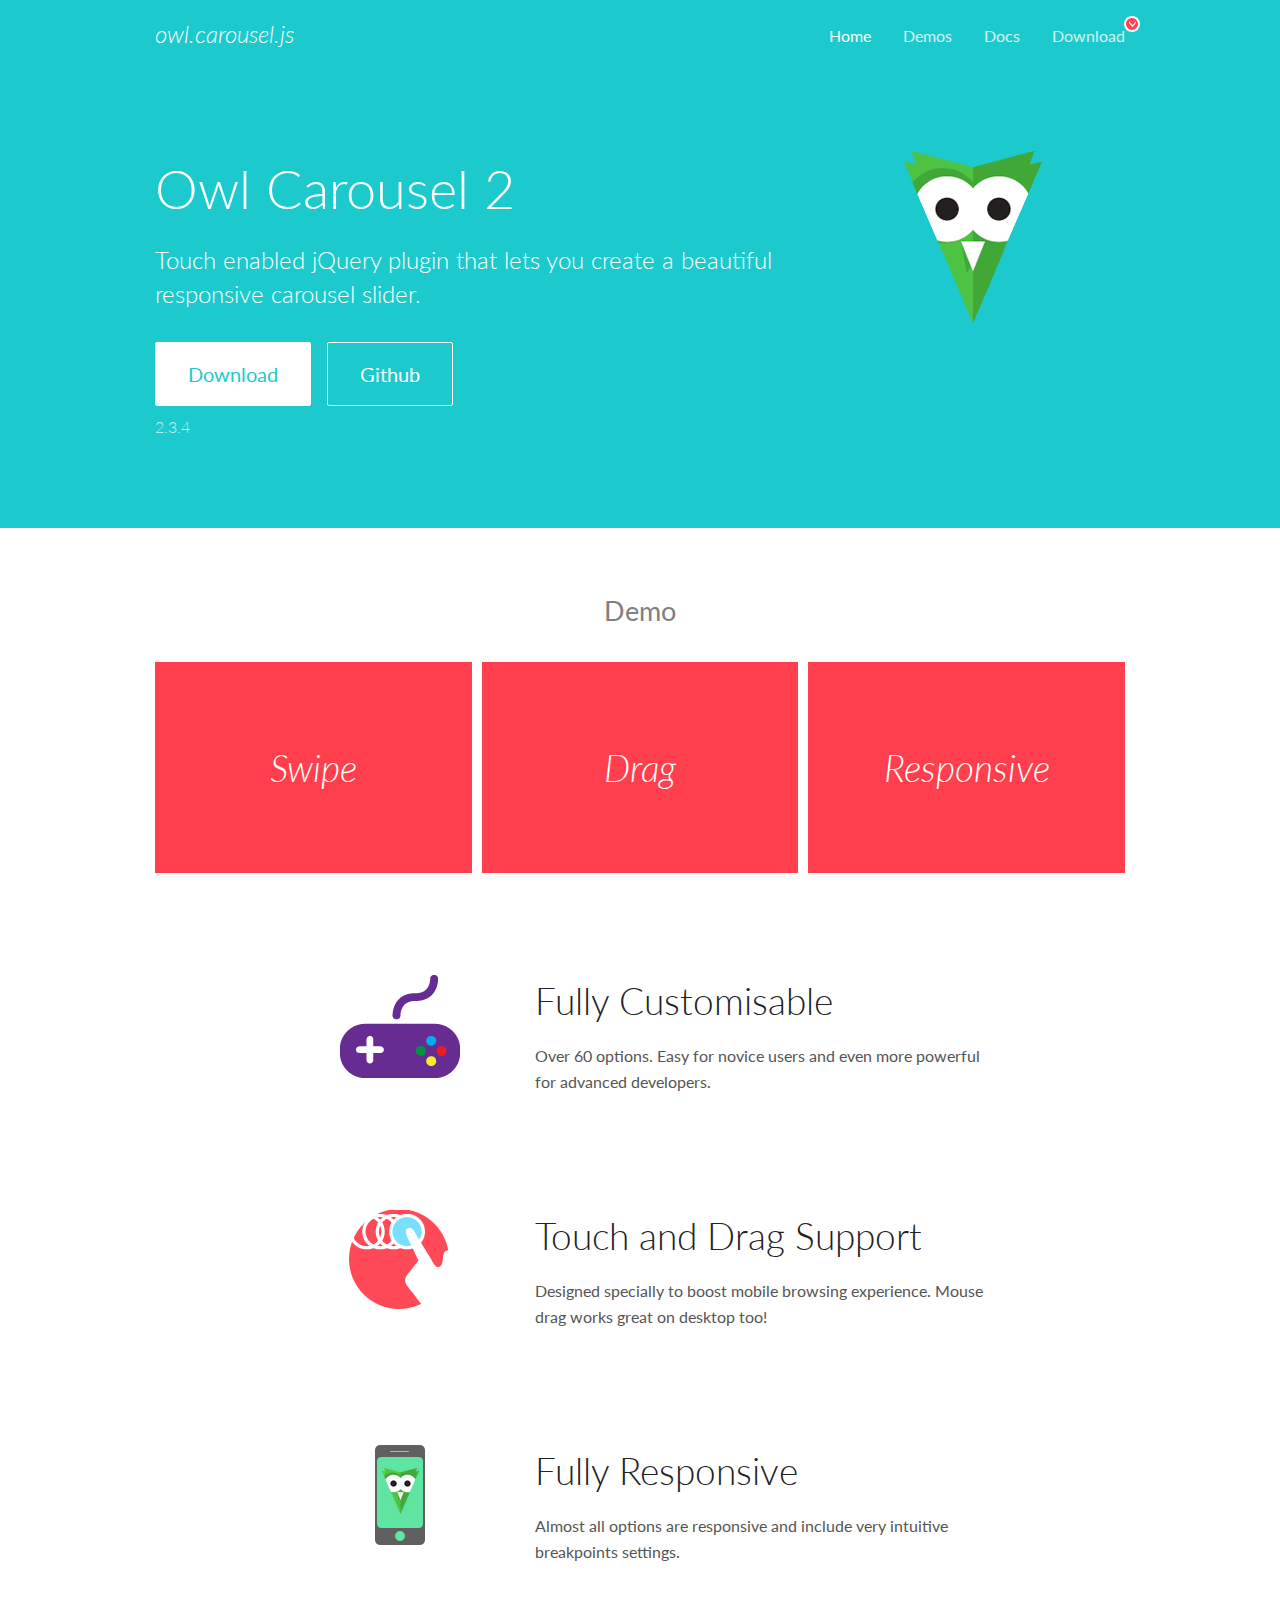
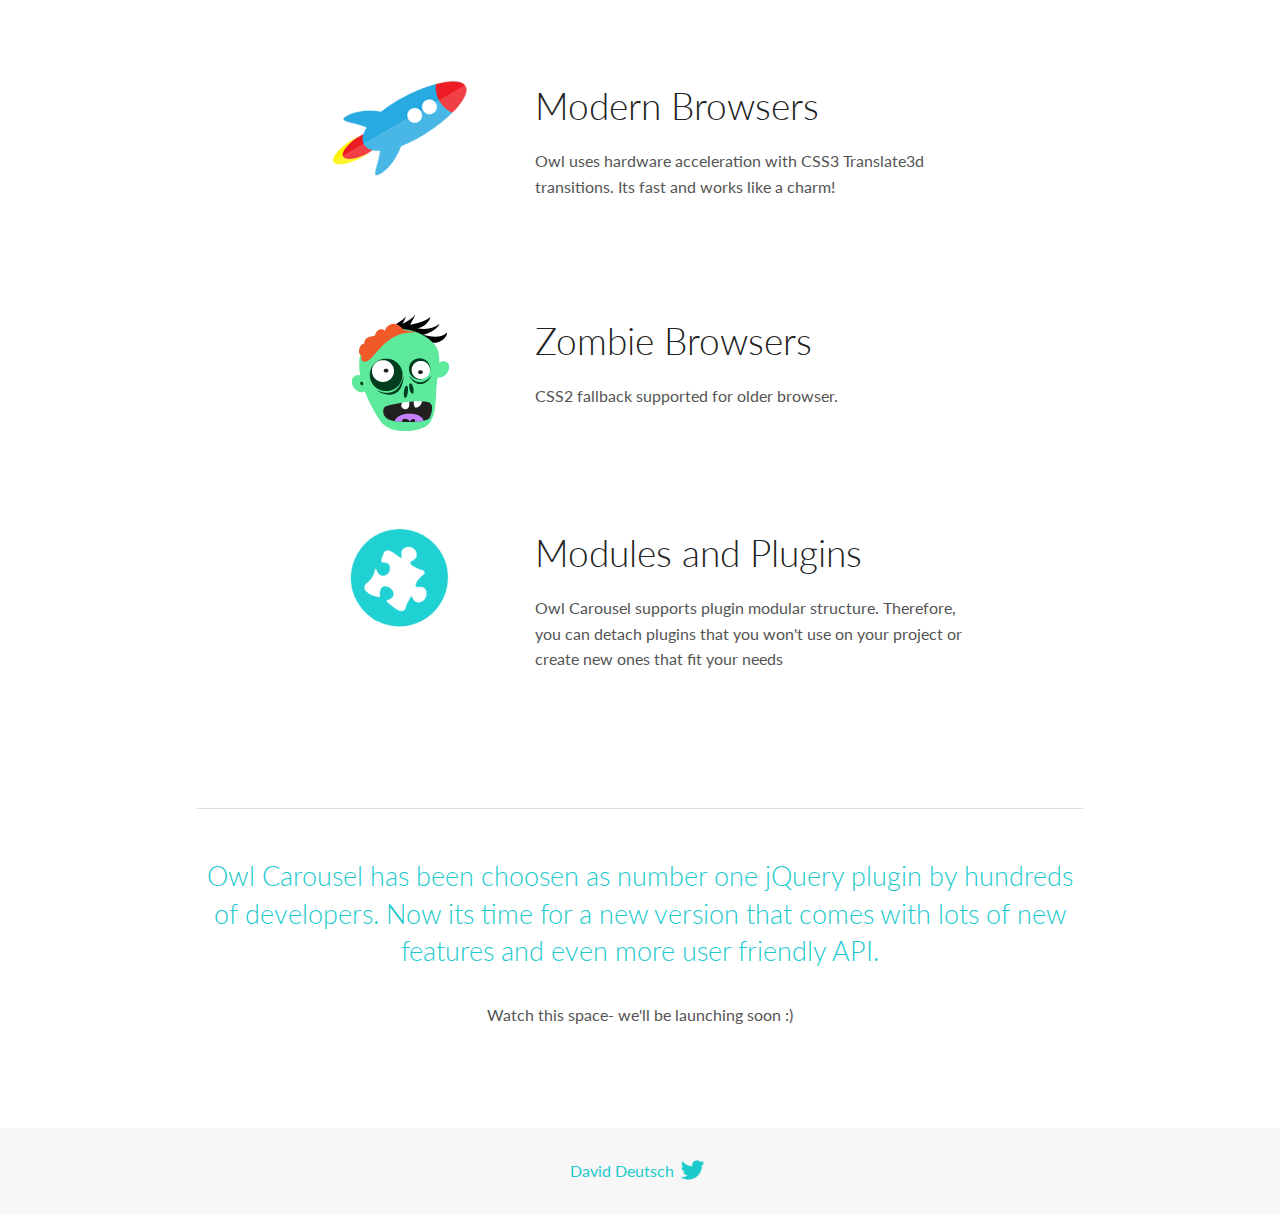
<file: assets/js/OwlCarousel2-2.3.4/docs/index.html>
<!DOCTYPE html>
<html lang="en">
  <head>

    <!-- head -->
    <meta charset="utf-8">
    <meta name="msapplication-tap-highlight" content="no" />
    <meta name="viewport" content="width=device-width, initial-scale=1.0" />
    <meta name="description" content="Touch enabled jQuery plugin that lets you create beautiful responsive carousel slider.">
    <meta name="author" content="David Deutsch">
    <title>
      Home | Owl Carousel | 2.3.4
    </title>

    <!-- Stylesheets -->
    <link href='https://fonts.googleapis.com/css?family=Lato:300,400,700,400italic,300italic' rel='stylesheet' type='text/css'>
    <link rel="stylesheet" href="assets/css/docs.theme.min.css">

    <!-- Owl Stylesheets -->
    <link rel="stylesheet" href="assets/owlcarousel/assets/owl.carousel.min.css">
    <link rel="stylesheet" href="assets/owlcarousel/assets/owl.theme.default.min.css">

    <!-- HTML5 shim and Respond.js IE8 support of HTML5 elements and media queries -->

    <!--[if lt IE 9]>
      <script src="https://oss.maxcdn.com/libs/html5shiv/3.7.0/html5shiv.js"></script>
      <script src="https://oss.maxcdn.com/libs/respond.js/1.3.0/respond.min.js"></script>
    <![endif]-->

    <!-- Favicons -->
    <link rel="apple-touch-icon-precomposed" sizes="144x144" href="assets/ico/apple-touch-icon-144-precomposed.png">
    <link rel="shortcut icon" href="assets/ico/favicon.png">
    <link rel="shortcut icon" href="favicon.ico">

    <!-- Yeah i know js should not be in header. Its required for demos.-->

    <!-- javascript -->
    <script src="assets/vendors/jquery.min.js"></script>
    <script src="assets/owlcarousel/owl.carousel.js"></script>
  </head>
  <body>

    <!-- header -->
    <header class="header">
      <div class="row">
        <div class="large-12 columns">
          <div class="brand left">
            <h3>
              <a href="/OwlCarousel2/">owl.carousel.js</a> 
            </h3>
          </div>
          <a id="toggle-nav" class="right">
            <span></span> <span></span> <span></span> 
          </a> 
          <div class="nav-bar">
            <ul class="clearfix">
              <li class="active">
                <a href="/OwlCarousel2/index.html">Home</a> 
              </li>
              <li> <a href="/OwlCarousel2/demos/demos.html">Demos</a>  </li>
              <li> <a href="/OwlCarousel2/docs/started-welcome.html">Docs</a>  </li>
              <li>
                <a href="https://github.com/OwlCarousel2/OwlCarousel2/archive/2.3.4.zip">Download</a> 
                <span class="download"></span> 
              </li>
            </ul>
          </div>
        </div>
      </div>
    </header>

    <!-- home panel -->
    <section id="hero">
      <div class="row">
        <div class="large-8 medium-8 columns">
          <h1>Owl Carousel 2</h1>
          <h4>Touch enabled jQuery plugin that lets you create a beautiful responsive carousel slider.</h4>
          <a href="https://github.com/OwlCarousel2/OwlCarousel2/archive/2.3.4.zip" class="hero-button">Download</a> 
          <a href="https://github.com/OwlCarousel2/OwlCarousel2" class="hero-button outline">Github</a> 
          <p>2.3.4</p>
        </div>
        <div class="large-4 medium-4 columns">
          <img class="owl-logo" src="assets/img/owl-logo.png" alt="mr. Owl">
        </div>
      </div>
    </section>

    <!-- body -->
    <div class="home-demo">
      <div class="row">
        <div class="large-12 columns">
          <h3>Demo</h3>
          <div class="owl-carousel">
            <div class="item">
              <h2>Swipe</h2>
            </div>
            <div class="item">
              <h2>Drag</h2>
            </div>
            <div class="item">
              <h2>Responsive</h2>
            </div>
            <div class="item">
              <h2>CSS3</h2>
            </div>
            <div class="item">
              <h2>Fast</h2>
            </div>
            <div class="item">
              <h2>Easy</h2>
            </div>
            <div class="item">
              <h2>Free</h2>
            </div>
            <div class="item">
              <h2>Upgradable</h2>
            </div>
            <div class="item">
              <h2>Tons of options</h2>
            </div>
            <div class="item">
              <h2>Infinity</h2>
            </div>
            <div class="item">
              <h2>Auto Width</h2>
            </div>
          </div>
        </div>
      </div>
    </div>
    <script>
      var owl = $('.owl-carousel');
      owl.owlCarousel({
        margin: 10,
        loop: true,
        responsive: {
          0: {
            items: 1
          },
          600: {
            items: 2
          },
          1000: {
            items: 3
          }
        }
      })
    </script>

    <!-- features -->
    <div id="features">
      <div class="row">
        <div class="small-12 medium-9 small-centered columns">
          <section class="row feature">
            <div class="medium-4 small-12 columns">
              <img src="assets/img/feature-options.png" alt="">
            </div>
            <div class="medium-8 small-12 columns">
              <h2>Fully Customisable</h2>
              <p>Over 60 options. Easy for novice users and even more powerful for advanced developers.</p>
            </div>
          </section>
          <section class="row feature">
            <div class="medium-4 small-12 columns">
              <img src="assets/img/feature-drag.png" alt="">
            </div>
            <div class="medium-8 small-12 columns">
              <h2>Touch and Drag Support</h2>
              <p>Designed specially to boost mobile browsing experience. Mouse drag works great on desktop too!</p>
            </div>
          </section>
          <section class="row feature">
            <div class="medium-4 small-12 columns">
              <img src="assets/img/feature-responsive.png" alt="">
            </div>
            <div class="medium-8 small-12 columns">
              <h2>Fully Responsive</h2>
              <p>Almost all options are responsive and include very intuitive breakpoints settings.</p>
            </div>
          </section>
          <section class="row feature">
            <div class="medium-4 small-12 columns">
              <img src="assets/img/feature-modern.png" alt="">
            </div>
            <div class="medium-8 small-12 columns">
              <h2>Modern Browsers</h2>
              <p>Owl uses hardware acceleration with CSS3 Translate3d transitions. Its fast and works like a charm! </p>
            </div>
          </section>
          <section class="row feature">
            <div class="medium-4 small-12 columns">
              <img src="assets/img/feature-zombie.png" alt="">
            </div>
            <div class="medium-8 small-12 columns">
              <h2>Zombie Browsers</h2>
              <p>CSS2 fallback supported for older browser.</p>
            </div>
          </section>
          <section class="row feature">
            <div class="medium-4 small-12 columns">
              <img src="assets/img/feature-module.png" alt="">
            </div>
            <div class="medium-8 small-12 columns">
              <h2>Modules and Plugins</h2>
              <p>Owl Carousel supports plugin modular structure. Therefore, you can detach plugins that you won&#x27;t use on your project or create new ones that fit your needs</p>
            </div>
          </section>
        </div>
      </div>
    </div>

    <!-- footer -->
    <section id="teaser-text">
      <div class="row">
        <div class="small-12 medium-11 small-centered columns">
          <hr>
          <h3 id="owl-carousel-has-been-choosen-as-number-one-jquery-plugin-by-hundreds-of-developers-now-its-time-for-a-new-version-that-comes-with-lots-of-new-features-and-even-more-user-friendly-api-">Owl Carousel has been choosen as number one jQuery plugin by hundreds of developers. Now its time for a new version that comes with lots of new features and even more user friendly API.</h3>
          <p>Watch this space- we&#39;ll be launching soon :)</p>
        </div>
      </div>
    </section>

    <!-- footer -->
    <footer class="footer">
      <div class="row">
        <div class="large-12 columns">
          <h5>
            <a href="/OwlCarousel2/docs/support-contact.html">David Deutsch</a> 
            <a id="custom-tweet-button" href="https://twitter.com/share?url=https://github.com/OwlCarousel2/OwlCarousel2&text=Owl Carousel - This is so awesome! " target="_blank"></a> 
          </h5>
        </div>
      </div>
    </footer>

    <!-- vendors -->
    <script src="assets/vendors/highlight.js"></script>
    <script src="assets/js/app.js"></script>
  </body>
</html>
</file>
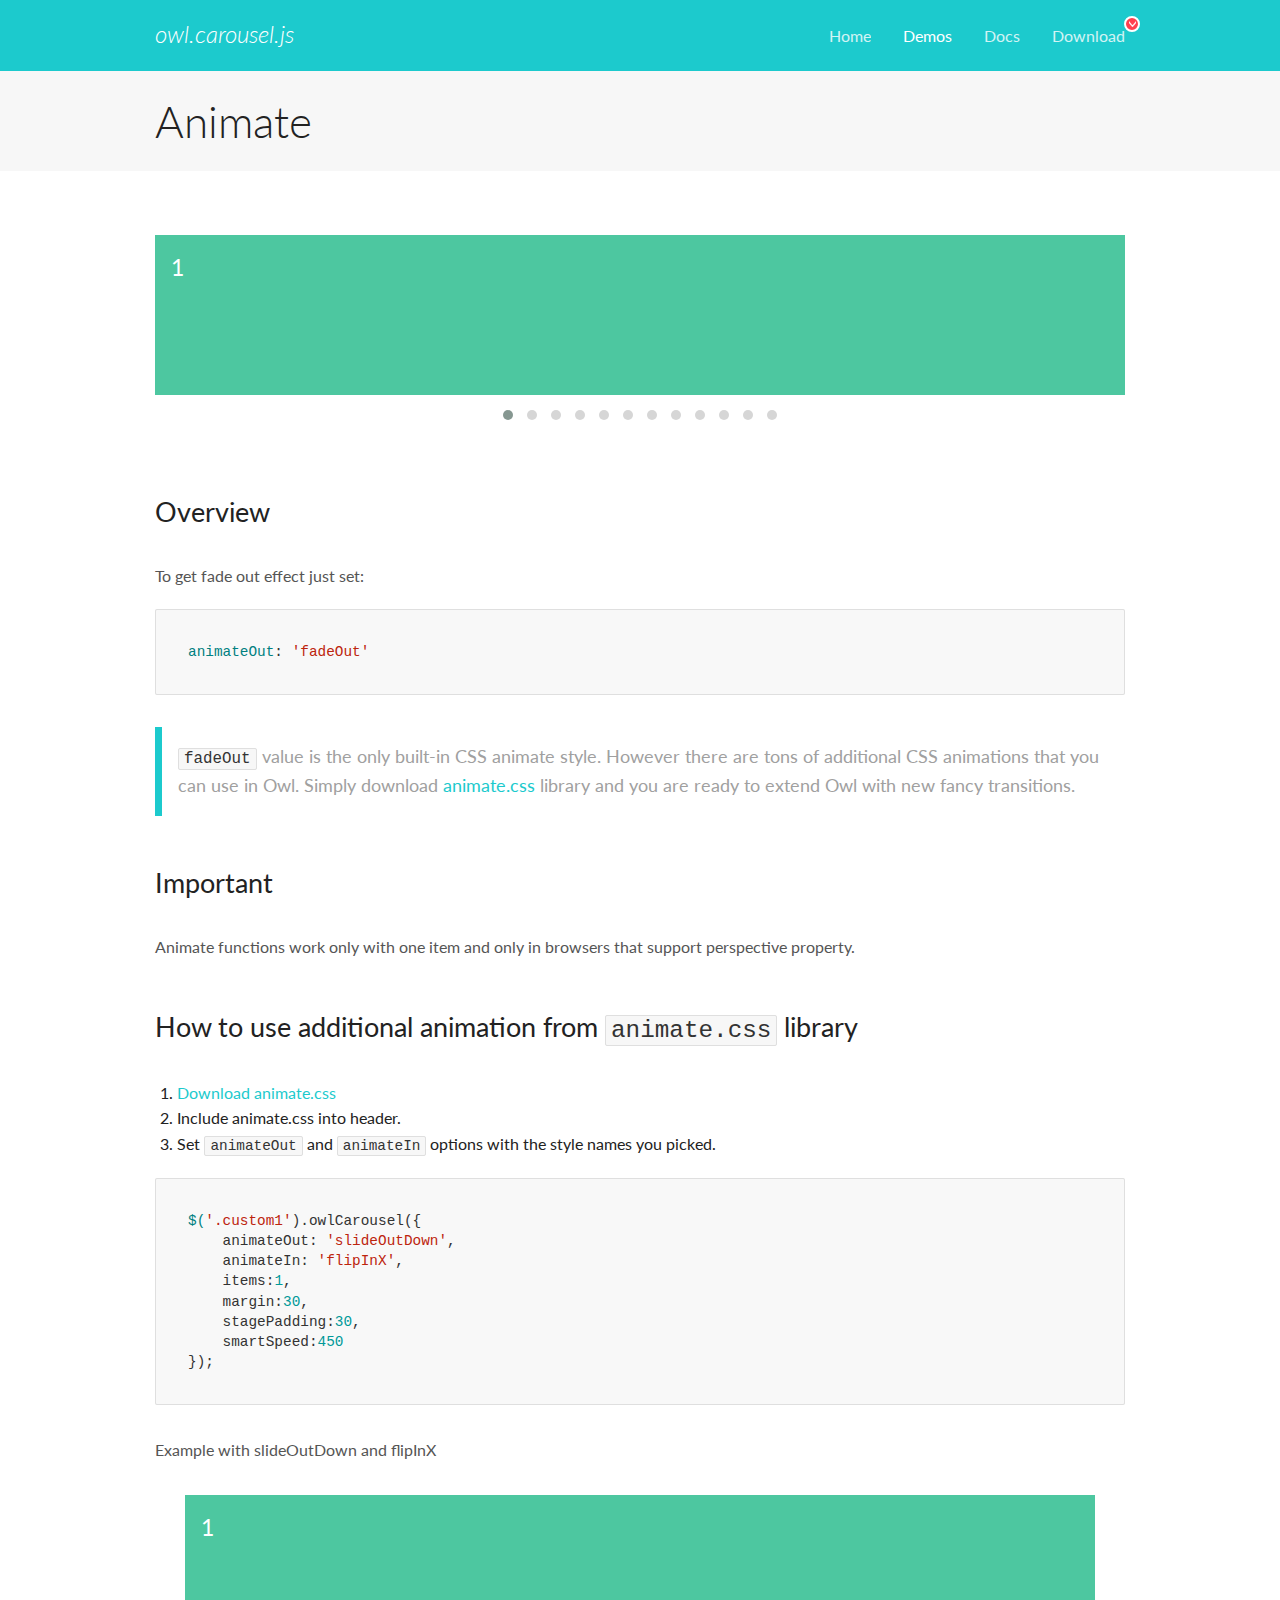
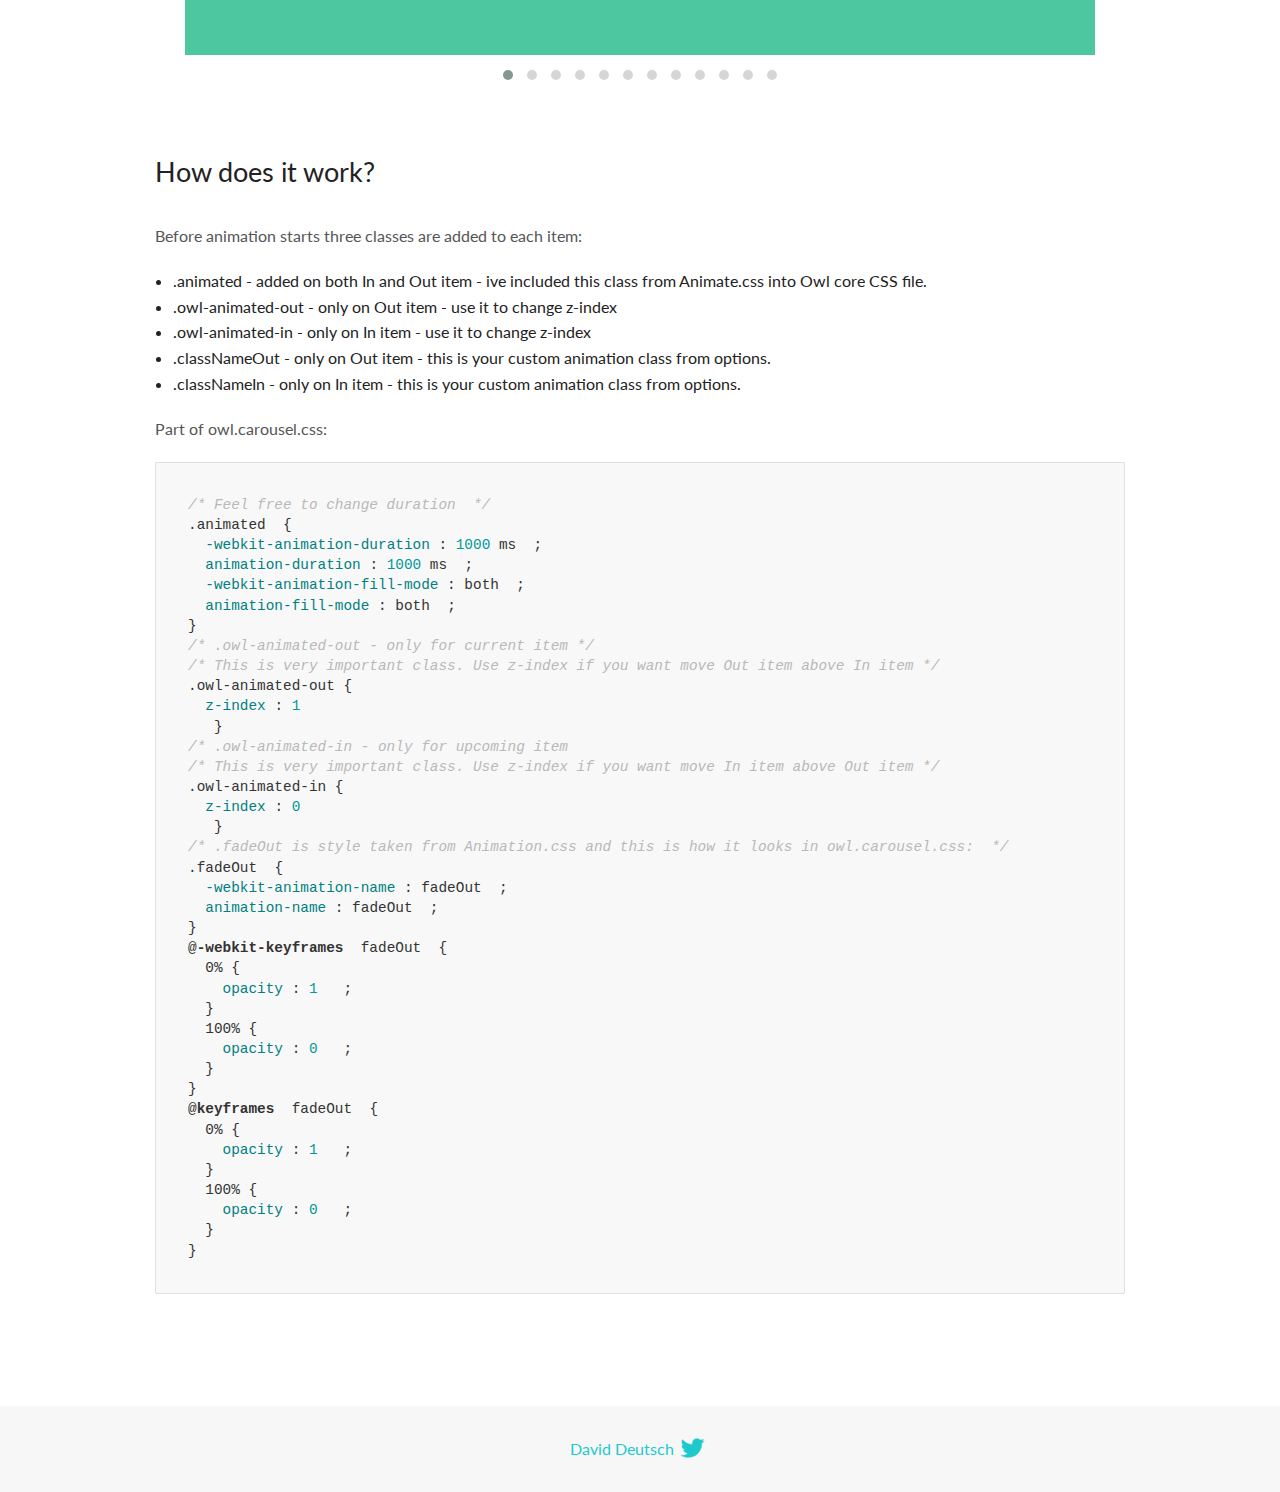
<file: assets/js/OwlCarousel2-2.3.4/docs/demos/animate.html>
<!DOCTYPE html>
<html lang="en">
  <head>

    <!-- head -->
    <meta charset="utf-8">
    <meta name="msapplication-tap-highlight" content="no" />
    <meta name="viewport" content="width=device-width, initial-scale=1.0" />
    <meta name="description" content="Animate carousel">
    <meta name="author" content="David Deutsch">
    <title>
      Animate Demo | Owl Carousel | 2.3.4
    </title>

    <!-- Stylesheets -->
    <link href='https://fonts.googleapis.com/css?family=Lato:300,400,700,400italic,300italic' rel='stylesheet' type='text/css'>
    <link rel="stylesheet" href="../assets/css/docs.theme.min.css">

    <!-- Owl Stylesheets -->
    <link rel="stylesheet" href="../assets/owlcarousel/assets/owl.carousel.min.css">
    <link rel="stylesheet" href="../assets/owlcarousel/assets/owl.theme.default.min.css">

    <!-- HTML5 shim and Respond.js IE8 support of HTML5 elements and media queries -->

    <!--[if lt IE 9]>
      <script src="https://oss.maxcdn.com/libs/html5shiv/3.7.0/html5shiv.js"></script>
      <script src="https://oss.maxcdn.com/libs/respond.js/1.3.0/respond.min.js"></script>
    <![endif]-->

    <!-- Favicons -->
    <link rel="apple-touch-icon-precomposed" sizes="144x144" href="../assets/ico/apple-touch-icon-144-precomposed.png">
    <link rel="shortcut icon" href="../assets/ico/favicon.png">
    <link rel="shortcut icon" href="favicon.ico">

    <!-- Yeah i know js should not be in header. Its required for demos.-->

    <!-- javascript -->
    <script src="../assets/vendors/jquery.min.js"></script>
    <script src="../assets/owlcarousel/owl.carousel.js"></script>
  </head>
  <body>

    <!-- header -->
    <header class="header">
      <div class="row">
        <div class="large-12 columns">
          <div class="brand left">
            <h3>
              <a href="/OwlCarousel2/">owl.carousel.js</a> 
            </h3>
          </div>
          <a id="toggle-nav" class="right">
            <span></span> <span></span> <span></span> 
          </a> 
          <div class="nav-bar">
            <ul class="clearfix">
              <li> <a href="/OwlCarousel2/index.html">Home</a>  </li>
              <li class="active">
                <a href="/OwlCarousel2/demos/demos.html">Demos</a> 
              </li>
              <li> <a href="/OwlCarousel2/docs/started-welcome.html">Docs</a>  </li>
              <li>
                <a href="https://github.com/OwlCarousel2/OwlCarousel2/archive/2.3.4.zip">Download</a> 
                <span class="download"></span> 
              </li>
            </ul>
          </div>
        </div>
      </div>
    </header>

    <!-- title -->
    <section class="title">
      <div class="row">
        <div class="large-12 columns">
          <h1>Animate</h1>
        </div>
      </div>
    </section>

    <!--  Demos -->
    <section id="demos">
      <div class="row">
        <div class="large-12 columns">
          <div class="fadeOut owl-carousel owl-theme">
            <div class="item">
              <h4>1</h4>
            </div>
            <div class="item">
              <h4>2</h4>
            </div>
            <div class="item">
              <h4>3</h4>
            </div>
            <div class="item">
              <h4>4</h4>
            </div>
            <div class="item">
              <h4>5</h4>
            </div>
            <div class="item">
              <h4>6</h4>
            </div>
            <div class="item">
              <h4>7</h4>
            </div>
            <div class="item">
              <h4>8</h4>
            </div>
            <div class="item">
              <h4>9</h4>
            </div>
            <div class="item">
              <h4>10</h4>
            </div>
            <div class="item">
              <h4>11</h4>
            </div>
            <div class="item">
              <h4>12</h4>
            </div>
          </div>
          <h3 id="overview">Overview</h3>
          <p>To get fade out effect just set:</p>
          <pre><code>animateOut: &#39;fadeOut&#39;</code></pre>
          <blockquote>
            <p><code>fadeOut</code> value is the only built-in CSS animate style. However there are tons of additional CSS animations that you can use in Owl. Simply download
              <a href="https://daneden.github.io/animate.css/">animate.css</a>  library and you are ready to extend Owl with new fancy transitions.</p>
          </blockquote>
          <h3 id="important">Important</h3>
          <p>Animate functions work only with one item and only in browsers that support perspective property.</p>
          <h3 id="how-to-use-additional-animation-from-animate-css-library">How to use additional animation from <code>animate.css</code> library</h3>
          <ol>
            <li> <a href="https://daneden.github.io/animate.css/">Download animate.css</a>  </li>
            <li>Include animate.css into header.</li>
            <li>Set <code>animateOut</code> and <code>animateIn</code> options with the style names you picked.</li>
          </ol>
          <pre><code>$(&#39;.custom1&#39;).owlCarousel({
    animateOut: &#39;slideOutDown&#39;,
    animateIn: &#39;flipInX&#39;,
    items:1,
    margin:30,
    stagePadding:30,
    smartSpeed:450
});</code></pre>
          <p>Example with slideOutDown and flipInX</p>
          <div class="custom1 owl-carousel owl-theme">
            <div class="item">
              <h4>1</h4>
            </div>
            <div class="item">
              <h4>2</h4>
            </div>
            <div class="item">
              <h4>3</h4>
            </div>
            <div class="item">
              <h4>4</h4>
            </div>
            <div class="item">
              <h4>5</h4>
            </div>
            <div class="item">
              <h4>6</h4>
            </div>
            <div class="item">
              <h4>7</h4>
            </div>
            <div class="item">
              <h4>8</h4>
            </div>
            <div class="item">
              <h4>9</h4>
            </div>
            <div class="item">
              <h4>10</h4>
            </div>
            <div class="item">
              <h4>11</h4>
            </div>
            <div class="item">
              <h4>12</h4>
            </div>
          </div>
          <h3 id="how-does-it-work-">How does it work?</h3>
          <p>Before animation starts three classes are added to each item:</p>
          <ul>
            <li>.animated - added on both In and Out item - ive included this class from Animate.css into Owl core CSS file.</li>
            <li>.owl-animated-out - only on Out item - use it to change z-index</li>
            <li>.owl-animated-in - only on In item - use it to change z-index</li>
            <li>.classNameOut - only on Out item - this is your custom animation class from options.</li>
            <li>.classNameIn - only on In item - this is your custom animation class from options.</li>
          </ul>
          <p>Part of owl.carousel.css:</p>
          <pre><code class="language-css"><span class="comment">/* Feel free to change duration  */</span> 
<span class="class">.animated</span>  <span class="rules">{
  <span class="rule"><span class="attribute">-webkit-animation-duration</span> :<span class="value"> <span class="number">1000</span> ms</span> </span> ;
  <span class="rule"><span class="attribute">animation-duration</span> :<span class="value"> <span class="number">1000</span> ms</span> </span> ;
  <span class="rule"><span class="attribute">-webkit-animation-fill-mode</span> :<span class="value"> both</span> </span> ;
  <span class="rule"><span class="attribute">animation-fill-mode</span> :<span class="value"> both</span> </span> ;
<span class="rule">}</span> </span> 
<span class="comment">/* .owl-animated-out - only for current item */</span> 
<span class="comment">/* This is very important class. Use z-index if you want move Out item above In item */</span> 
<span class="class">.owl-animated-out</span> <span class="rules">{
  <span class="rule"><span class="attribute">z-index</span> :<span class="value"> <span class="number">1</span> 
</span> </span> </span> }
<span class="comment">/* .owl-animated-in - only for upcoming item
/* This is very important class. Use z-index if you want move In item above Out item */</span> 
<span class="class">.owl-animated-in</span> <span class="rules">{
  <span class="rule"><span class="attribute">z-index</span> :<span class="value"> <span class="number">0</span> 
</span> </span> </span> }
<span class="comment">/* .fadeOut is style taken from Animation.css and this is how it looks in owl.carousel.css:  */</span> 
<span class="class">.fadeOut</span>  <span class="rules">{
  <span class="rule"><span class="attribute">-webkit-animation-name</span> :<span class="value"> fadeOut</span> </span> ;
  <span class="rule"><span class="attribute">animation-name</span> :<span class="value"> fadeOut</span> </span> ;
<span class="rule">}</span> </span> 
<span class="at_rule">@<span class="keyword">-webkit-keyframes</span>  fadeOut </span> {
  0% <span class="rules">{
    <span class="rule"><span class="attribute">opacity</span> :<span class="value"> <span class="number">1</span> </span> </span> ;
  <span class="rule">}</span> </span> 
  100% <span class="rules">{
    <span class="rule"><span class="attribute">opacity</span> :<span class="value"> <span class="number">0</span> </span> </span> ;
  <span class="rule">}</span> </span> 
}
<span class="at_rule">@<span class="keyword">keyframes</span>  fadeOut </span> {
  0% <span class="rules">{
    <span class="rule"><span class="attribute">opacity</span> :<span class="value"> <span class="number">1</span> </span> </span> ;
  <span class="rule">}</span> </span> 
  100% <span class="rules">{
    <span class="rule"><span class="attribute">opacity</span> :<span class="value"> <span class="number">0</span> </span> </span> ;
  <span class="rule">}</span> </span> 
}</code></pre>
          <link rel="stylesheet" href="../assets/css/animate.css">
          <script>
            jQuery(document).ready(function($) {
              $('.fadeOut').owlCarousel({
                items: 1,
                animateOut: 'fadeOut',
                loop: true,
                margin: 10,
              });
              $('.custom1').owlCarousel({
                animateOut: 'slideOutDown',
                animateIn: 'flipInX',
                items: 1,
                margin: 30,
                stagePadding: 30,
                smartSpeed: 450
              });
            });
          </script>
        </div>
      </div>
    </section>

    <!-- footer -->
    <footer class="footer">
      <div class="row">
        <div class="large-12 columns">
          <h5>
            <a href="/OwlCarousel2/docs/support-contact.html">David Deutsch</a> 
            <a id="custom-tweet-button" href="https://twitter.com/share?url=https://github.com/OwlCarousel2/OwlCarousel2&text=Owl Carousel - This is so awesome! " target="_blank"></a> 
          </h5>
        </div>
      </div>
    </footer>

    <!-- vendors -->
    <script src="../assets/vendors/highlight.js"></script>
    <script src="../assets/js/app.js"></script>
  </body>
</html>
</file>
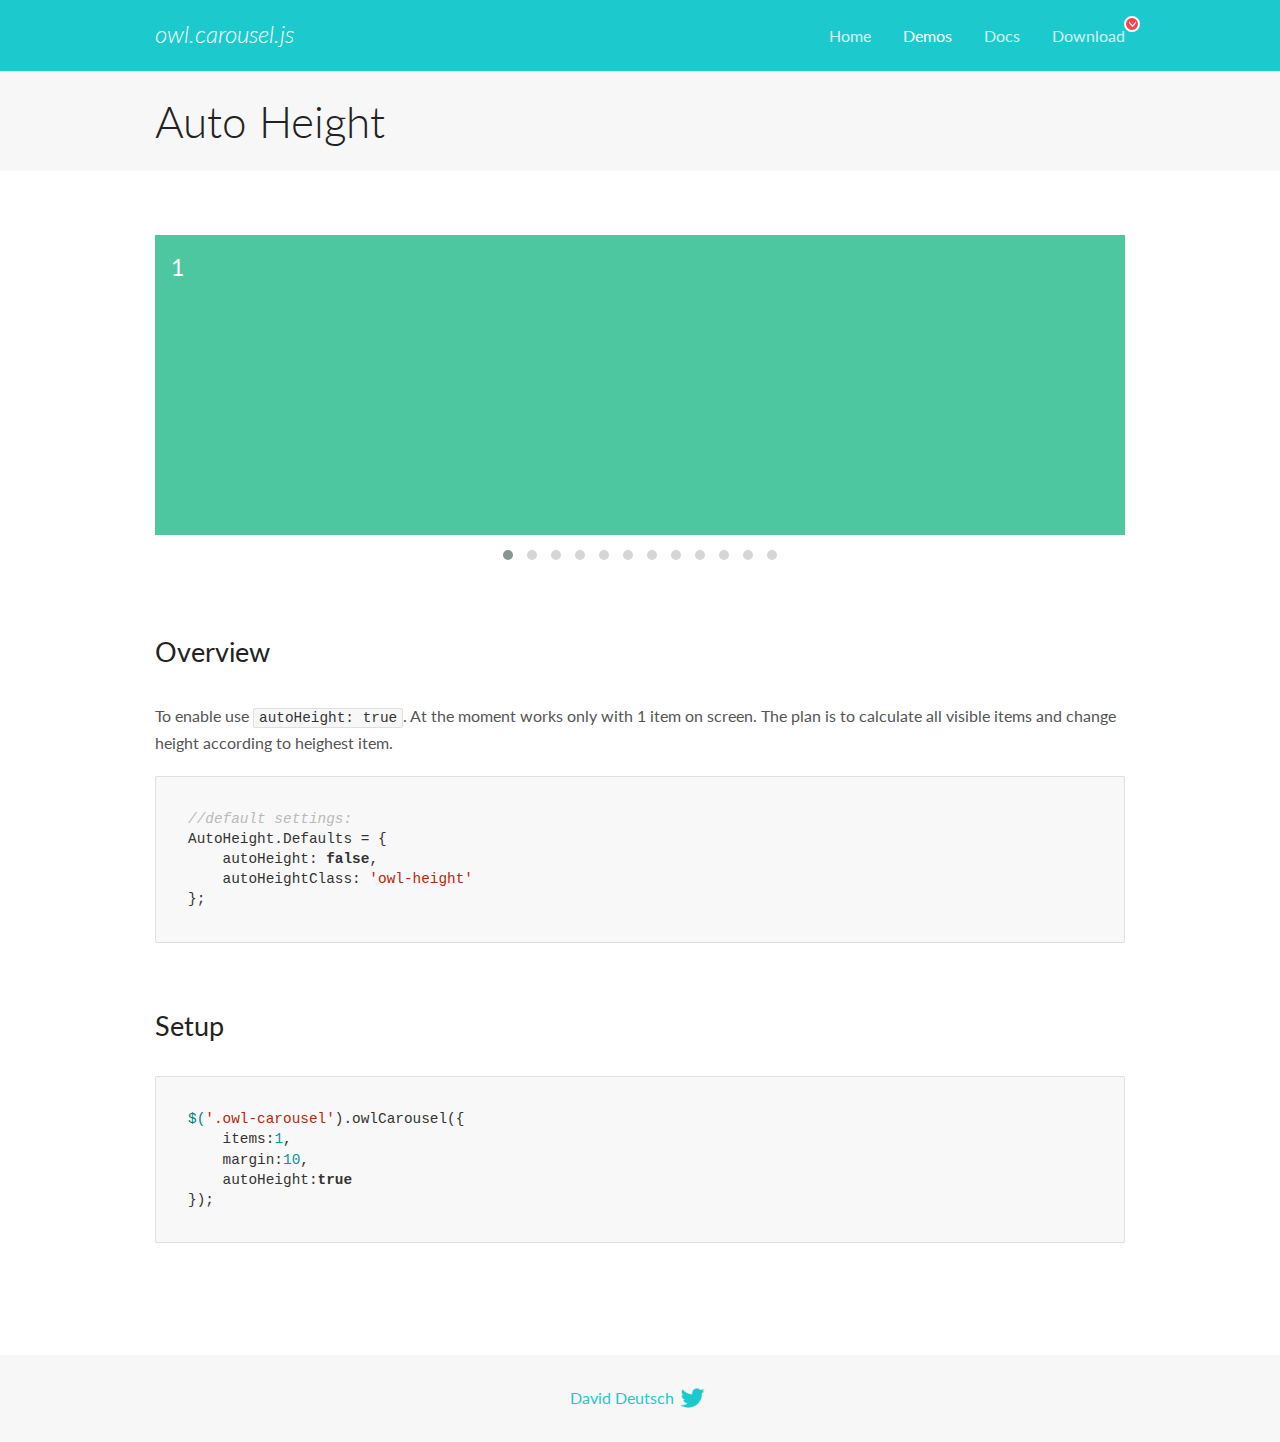
<file: assets/js/OwlCarousel2-2.3.4/docs/demos/autoheight.html>
<!DOCTYPE html>
<html lang="en">
  <head>

    <!-- head -->
    <meta charset="utf-8">
    <meta name="msapplication-tap-highlight" content="no" />
    <meta name="viewport" content="width=device-width, initial-scale=1.0" />
    <meta name="description" content="autoHeight usage demo">
    <meta name="author" content="David Deutsch">
    <title>
      Auto Height Demo | Owl Carousel | 2.3.4
    </title>

    <!-- Stylesheets -->
    <link href='https://fonts.googleapis.com/css?family=Lato:300,400,700,400italic,300italic' rel='stylesheet' type='text/css'>
    <link rel="stylesheet" href="../assets/css/docs.theme.min.css">

    <!-- Owl Stylesheets -->
    <link rel="stylesheet" href="../assets/owlcarousel/assets/owl.carousel.min.css">
    <link rel="stylesheet" href="../assets/owlcarousel/assets/owl.theme.default.min.css">

    <!-- HTML5 shim and Respond.js IE8 support of HTML5 elements and media queries -->

    <!--[if lt IE 9]>
      <script src="https://oss.maxcdn.com/libs/html5shiv/3.7.0/html5shiv.js"></script>
      <script src="https://oss.maxcdn.com/libs/respond.js/1.3.0/respond.min.js"></script>
    <![endif]-->

    <!-- Favicons -->
    <link rel="apple-touch-icon-precomposed" sizes="144x144" href="../assets/ico/apple-touch-icon-144-precomposed.png">
    <link rel="shortcut icon" href="../assets/ico/favicon.png">
    <link rel="shortcut icon" href="favicon.ico">

    <!-- Yeah i know js should not be in header. Its required for demos.-->

    <!-- javascript -->
    <script src="../assets/vendors/jquery.min.js"></script>
    <script src="../assets/owlcarousel/owl.carousel.js"></script>
  </head>
  <body>

    <!-- header -->
    <header class="header">
      <div class="row">
        <div class="large-12 columns">
          <div class="brand left">
            <h3>
              <a href="/OwlCarousel2/">owl.carousel.js</a> 
            </h3>
          </div>
          <a id="toggle-nav" class="right">
            <span></span> <span></span> <span></span> 
          </a> 
          <div class="nav-bar">
            <ul class="clearfix">
              <li> <a href="/OwlCarousel2/index.html">Home</a>  </li>
              <li class="active">
                <a href="/OwlCarousel2/demos/demos.html">Demos</a> 
              </li>
              <li> <a href="/OwlCarousel2/docs/started-welcome.html">Docs</a>  </li>
              <li>
                <a href="https://github.com/OwlCarousel2/OwlCarousel2/archive/2.3.4.zip">Download</a> 
                <span class="download"></span> 
              </li>
            </ul>
          </div>
        </div>
      </div>
    </header>

    <!-- title -->
    <section class="title">
      <div class="row">
        <div class="large-12 columns">
          <h1>Auto Height</h1>
        </div>
      </div>
    </section>

    <!--  Demos -->
    <section id="demos">
      <div class="row">
        <div class="large-12 columns">
          <div class="owl-carousel owl-theme">
            <div class="item" style="height:300px">
              <h4>1</h4>
            </div>
            <div class="item" style="height:100px">
              <h4>2</h4>
            </div>
            <div class="item" style="height:500px">
              <h4>3</h4>
            </div>
            <div class="item" style="height:250px">
              <h4>4</h4>
            </div>
            <div class="item" style="height:400px">
              <h4>5</h4>
            </div>
            <div class="item" style="height:500px">
              <h4>6</h4>
            </div>
            <div class="item" style="height:600px">
              <h4>7</h4>
            </div>
            <div class="item" style="height:400px">
              <h4>8</h4>
            </div>
            <div class="item" style="height:300px">
              <h4>9</h4>
            </div>
            <div class="item" style="height:350px">
              <h4>10</h4>
            </div>
            <div class="item" style="height:200px">
              <h4>11</h4>
            </div>
            <div class="item" style="height:150px">
              <h4>12</h4>
            </div>
          </div>
          <h3 id="overview">Overview</h3>
          <p>To enable use <code>autoHeight: true</code>. At the moment works only with 1 item on screen. The plan is to calculate all visible items and change height according to heighest item.</p>
          <pre><code>//default settings:
AutoHeight.Defaults = {
    autoHeight: false,
    autoHeightClass: &#39;owl-height&#39;
};</code></pre>
          <h3 id="setup">Setup</h3>
          <pre><code>$(&#39;.owl-carousel&#39;).owlCarousel({
    items:1,
    margin:10,
    autoHeight:true
});</code></pre>
          <script>
            $(document).ready(function() {
              $('.owl-carousel').owlCarousel({
                items: 1,
                margin: 10,
                autoHeight: true
              });
            })
          </script>
        </div>
      </div>
    </section>

    <!-- footer -->
    <footer class="footer">
      <div class="row">
        <div class="large-12 columns">
          <h5>
            <a href="/OwlCarousel2/docs/support-contact.html">David Deutsch</a> 
            <a id="custom-tweet-button" href="https://twitter.com/share?url=https://github.com/OwlCarousel2/OwlCarousel2&text=Owl Carousel - This is so awesome! " target="_blank"></a> 
          </h5>
        </div>
      </div>
    </footer>

    <!-- vendors -->
    <script src="../assets/vendors/highlight.js"></script>
    <script src="../assets/js/app.js"></script>
  </body>
</html>
</file>
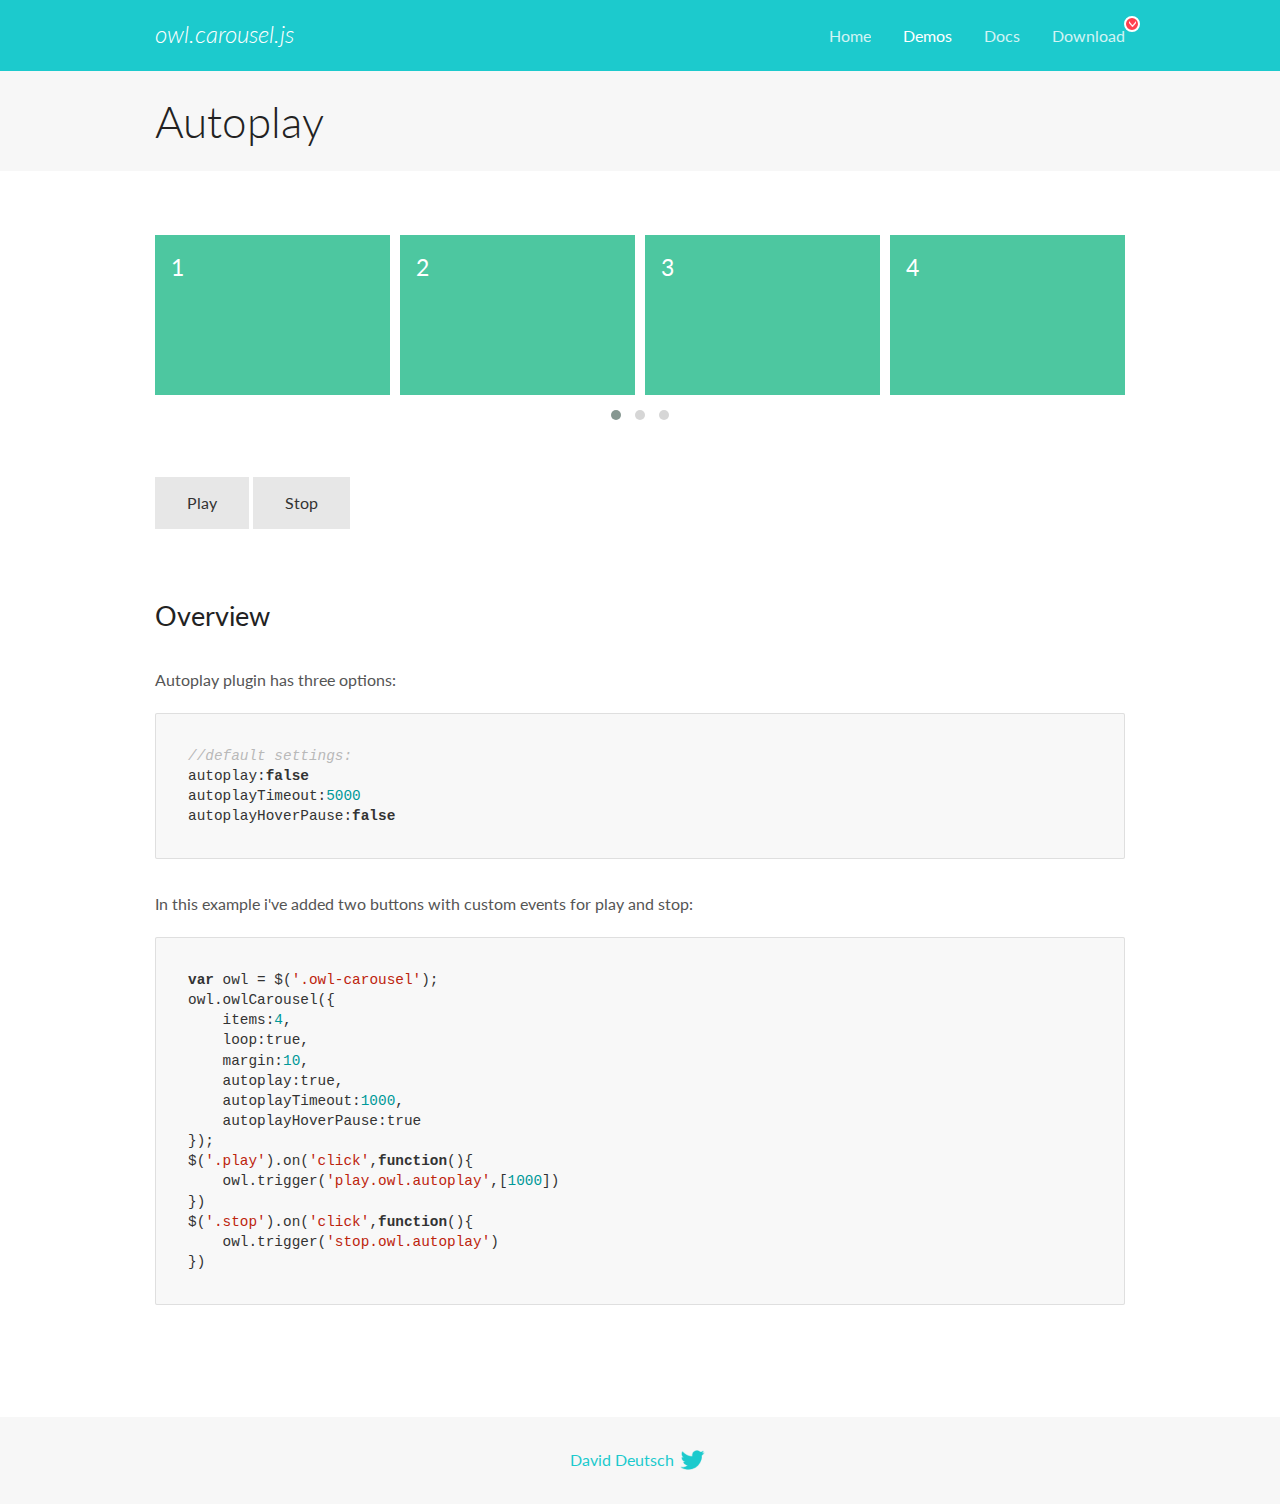
<file: assets/js/OwlCarousel2-2.3.4/docs/demos/autoplay.html>
<!DOCTYPE html>
<html lang="en">
  <head>

    <!-- head -->
    <meta charset="utf-8">
    <meta name="msapplication-tap-highlight" content="no" />
    <meta name="viewport" content="width=device-width, initial-scale=1.0" />
    <meta name="description" content="Autoplay usage demo">
    <meta name="author" content="David Deutsch">
    <title>
      Autoplay Demo | Owl Carousel | 2.3.4
    </title>

    <!-- Stylesheets -->
    <link href='https://fonts.googleapis.com/css?family=Lato:300,400,700,400italic,300italic' rel='stylesheet' type='text/css'>
    <link rel="stylesheet" href="../assets/css/docs.theme.min.css">

    <!-- Owl Stylesheets -->
    <link rel="stylesheet" href="../assets/owlcarousel/assets/owl.carousel.min.css">
    <link rel="stylesheet" href="../assets/owlcarousel/assets/owl.theme.default.min.css">

    <!-- HTML5 shim and Respond.js IE8 support of HTML5 elements and media queries -->

    <!--[if lt IE 9]>
      <script src="https://oss.maxcdn.com/libs/html5shiv/3.7.0/html5shiv.js"></script>
      <script src="https://oss.maxcdn.com/libs/respond.js/1.3.0/respond.min.js"></script>
    <![endif]-->

    <!-- Favicons -->
    <link rel="apple-touch-icon-precomposed" sizes="144x144" href="../assets/ico/apple-touch-icon-144-precomposed.png">
    <link rel="shortcut icon" href="../assets/ico/favicon.png">
    <link rel="shortcut icon" href="favicon.ico">

    <!-- Yeah i know js should not be in header. Its required for demos.-->

    <!-- javascript -->
    <script src="../assets/vendors/jquery.min.js"></script>
    <script src="../assets/owlcarousel/owl.carousel.js"></script>
  </head>
  <body>

    <!-- header -->
    <header class="header">
      <div class="row">
        <div class="large-12 columns">
          <div class="brand left">
            <h3>
              <a href="/OwlCarousel2/">owl.carousel.js</a> 
            </h3>
          </div>
          <a id="toggle-nav" class="right">
            <span></span> <span></span> <span></span> 
          </a> 
          <div class="nav-bar">
            <ul class="clearfix">
              <li> <a href="/OwlCarousel2/index.html">Home</a>  </li>
              <li class="active">
                <a href="/OwlCarousel2/demos/demos.html">Demos</a> 
              </li>
              <li> <a href="/OwlCarousel2/docs/started-welcome.html">Docs</a>  </li>
              <li>
                <a href="https://github.com/OwlCarousel2/OwlCarousel2/archive/2.3.4.zip">Download</a> 
                <span class="download"></span> 
              </li>
            </ul>
          </div>
        </div>
      </div>
    </header>

    <!-- title -->
    <section class="title">
      <div class="row">
        <div class="large-12 columns">
          <h1>Autoplay</h1>
        </div>
      </div>
    </section>

    <!--  Demos -->
    <section id="demos">
      <div class="row">
        <div class="large-12 columns">
          <div class="owl-carousel owl-theme">
            <div class="item">
              <h4>1</h4>
            </div>
            <div class="item">
              <h4>2</h4>
            </div>
            <div class="item">
              <h4>3</h4>
            </div>
            <div class="item">
              <h4>4</h4>
            </div>
            <div class="item">
              <h4>5</h4>
            </div>
            <div class="item">
              <h4>6</h4>
            </div>
            <div class="item">
              <h4>7</h4>
            </div>
            <div class="item">
              <h4>8</h4>
            </div>
            <div class="item">
              <h4>9</h4>
            </div>
            <div class="item">
              <h4>10</h4>
            </div>
            <div class="item">
              <h4>11</h4>
            </div>
            <div class="item">
              <h4>12</h4>
            </div>
          </div>
          <a class="button secondary play">Play</a> 
          <a class="button secondary stop">Stop</a> 
          <h3 id="overview">Overview</h3>
          <p>Autoplay plugin has three options:</p>
          <pre><code>//default settings:
autoplay:false
autoplayTimeout:5000
autoplayHoverPause:false</code></pre>
          <p>In this example i&#39;ve added two buttons with custom events for play and stop:</p>
          <pre><code>var owl = $(&#39;.owl-carousel&#39;);
owl.owlCarousel({
    items:4,
    loop:true,
    margin:10,
    autoplay:true,
    autoplayTimeout:1000,
    autoplayHoverPause:true
});
$(&#39;.play&#39;).on(&#39;click&#39;,function(){
    owl.trigger(&#39;play.owl.autoplay&#39;,[1000])
})
$(&#39;.stop&#39;).on(&#39;click&#39;,function(){
    owl.trigger(&#39;stop.owl.autoplay&#39;)
})</code></pre>
          <script>
            $(document).ready(function() {
              var owl = $('.owl-carousel');
              owl.owlCarousel({
                items: 4,
                loop: true,
                margin: 10,
                autoplay: true,
                autoplayTimeout: 1000,
                autoplayHoverPause: true
              });
              $('.play').on('click', function() {
                owl.trigger('play.owl.autoplay', [1000])
              })
              $('.stop').on('click', function() {
                owl.trigger('stop.owl.autoplay')
              })
            })
          </script>
        </div>
      </div>
    </section>

    <!-- footer -->
    <footer class="footer">
      <div class="row">
        <div class="large-12 columns">
          <h5>
            <a href="/OwlCarousel2/docs/support-contact.html">David Deutsch</a> 
            <a id="custom-tweet-button" href="https://twitter.com/share?url=https://github.com/OwlCarousel2/OwlCarousel2&text=Owl Carousel - This is so awesome! " target="_blank"></a> 
          </h5>
        </div>
      </div>
    </footer>

    <!-- vendors -->
    <script src="../assets/vendors/highlight.js"></script>
    <script src="../assets/js/app.js"></script>
  </body>
</html>
</file>
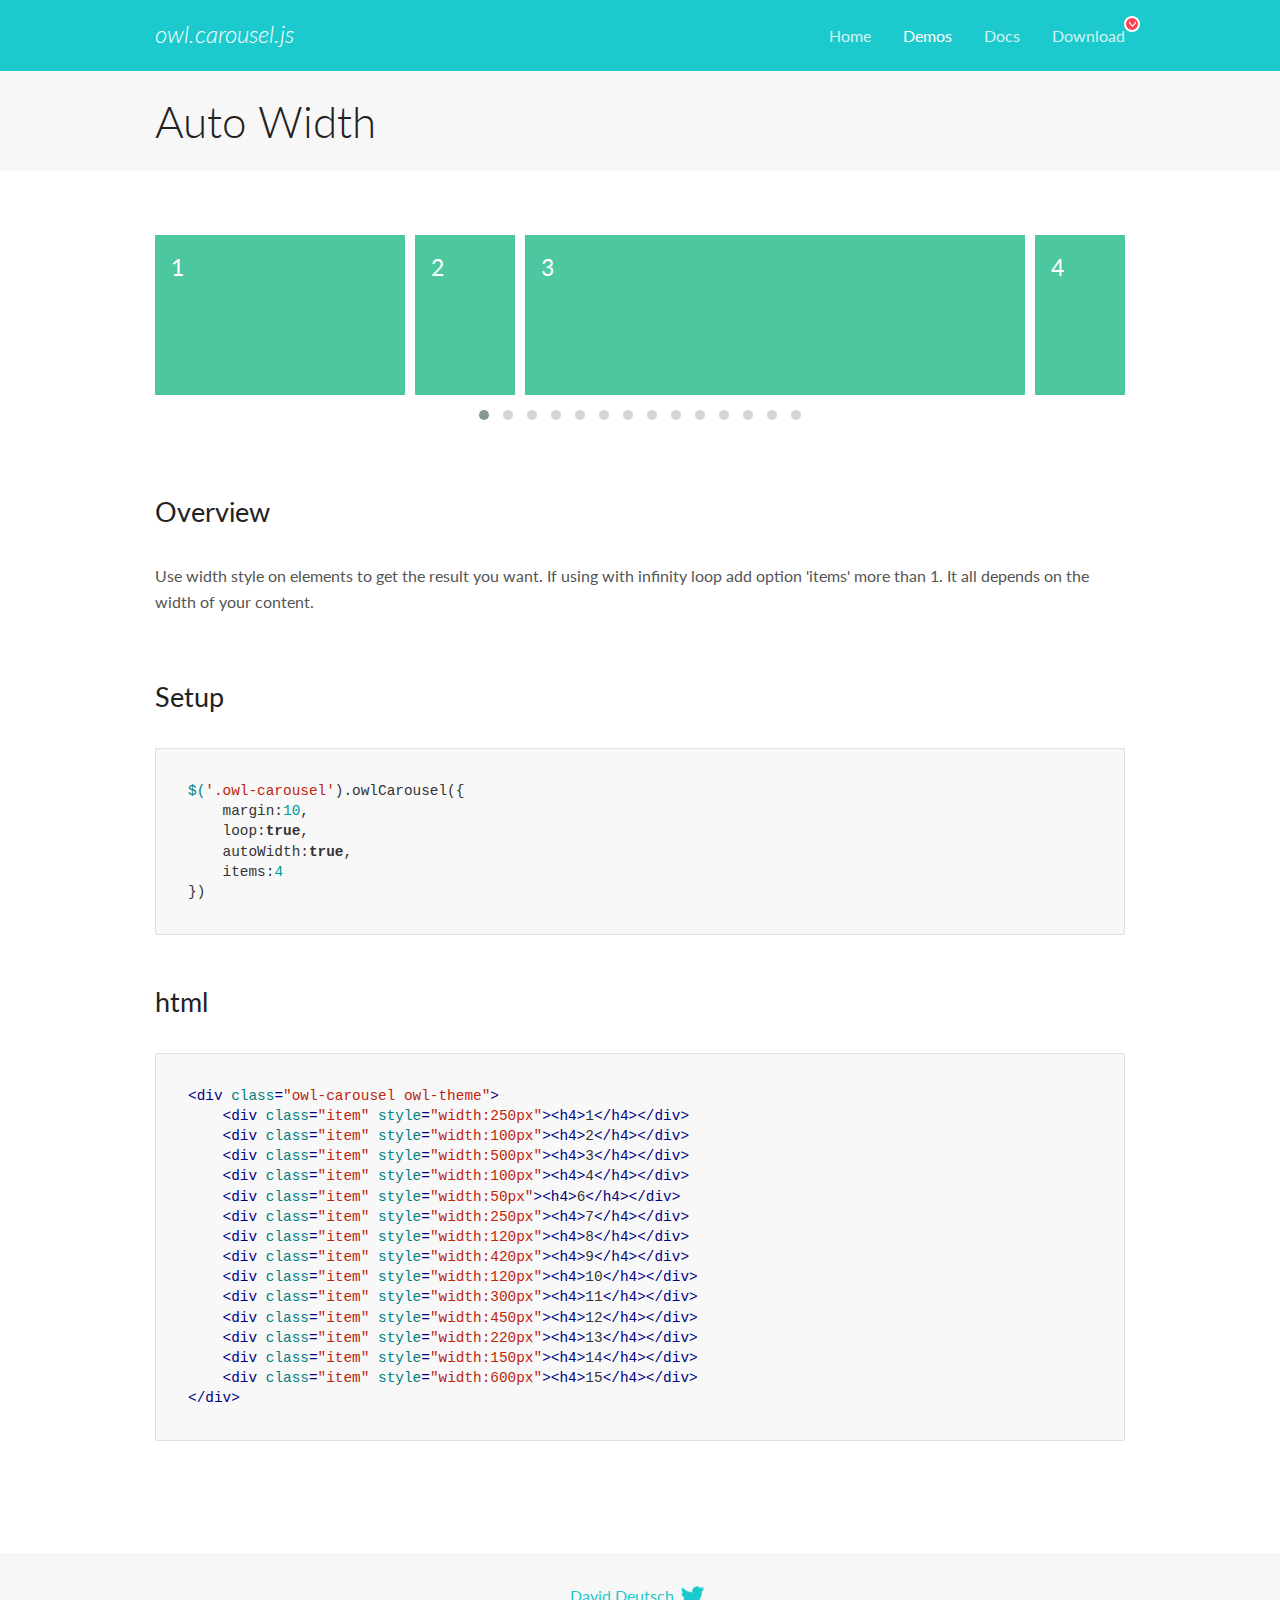
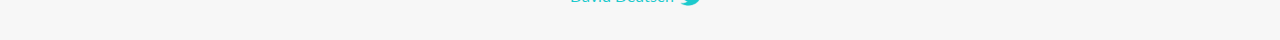
<file: assets/js/OwlCarousel2-2.3.4/docs/demos/autowidth.html>
<!DOCTYPE html>
<html lang="en">
  <head>

    <!-- head -->
    <meta charset="utf-8">
    <meta name="msapplication-tap-highlight" content="no" />
    <meta name="viewport" content="width=device-width, initial-scale=1.0" />
    <meta name="description" content="Auto Width">
    <meta name="author" content="David Deutsch">
    <title>
      Auto Width Demo | Owl Carousel | 2.3.4
    </title>

    <!-- Stylesheets -->
    <link href='https://fonts.googleapis.com/css?family=Lato:300,400,700,400italic,300italic' rel='stylesheet' type='text/css'>
    <link rel="stylesheet" href="../assets/css/docs.theme.min.css">

    <!-- Owl Stylesheets -->
    <link rel="stylesheet" href="../assets/owlcarousel/assets/owl.carousel.min.css">
    <link rel="stylesheet" href="../assets/owlcarousel/assets/owl.theme.default.min.css">

    <!-- HTML5 shim and Respond.js IE8 support of HTML5 elements and media queries -->

    <!--[if lt IE 9]>
      <script src="https://oss.maxcdn.com/libs/html5shiv/3.7.0/html5shiv.js"></script>
      <script src="https://oss.maxcdn.com/libs/respond.js/1.3.0/respond.min.js"></script>
    <![endif]-->

    <!-- Favicons -->
    <link rel="apple-touch-icon-precomposed" sizes="144x144" href="../assets/ico/apple-touch-icon-144-precomposed.png">
    <link rel="shortcut icon" href="../assets/ico/favicon.png">
    <link rel="shortcut icon" href="favicon.ico">

    <!-- Yeah i know js should not be in header. Its required for demos.-->

    <!-- javascript -->
    <script src="../assets/vendors/jquery.min.js"></script>
    <script src="../assets/owlcarousel/owl.carousel.js"></script>
  </head>
  <body>

    <!-- header -->
    <header class="header">
      <div class="row">
        <div class="large-12 columns">
          <div class="brand left">
            <h3>
              <a href="/OwlCarousel2/">owl.carousel.js</a> 
            </h3>
          </div>
          <a id="toggle-nav" class="right">
            <span></span> <span></span> <span></span> 
          </a> 
          <div class="nav-bar">
            <ul class="clearfix">
              <li> <a href="/OwlCarousel2/index.html">Home</a>  </li>
              <li class="active">
                <a href="/OwlCarousel2/demos/demos.html">Demos</a> 
              </li>
              <li> <a href="/OwlCarousel2/docs/started-welcome.html">Docs</a>  </li>
              <li>
                <a href="https://github.com/OwlCarousel2/OwlCarousel2/archive/2.3.4.zip">Download</a> 
                <span class="download"></span> 
              </li>
            </ul>
          </div>
        </div>
      </div>
    </header>

    <!-- title -->
    <section class="title">
      <div class="row">
        <div class="large-12 columns">
          <h1>Auto Width</h1>
        </div>
      </div>
    </section>

    <!--  Demos -->
    <section id="demos">
      <div class="row">
        <div class="large-12 columns">
          <div class="owl-carousel owl-theme">
            <div class="item" style="width:250px">
              <h4>1</h4>
            </div>
            <div class="item" style="width:100px">
              <h4>2</h4>
            </div>
            <div class="item" style="width:500px">
              <h4>3</h4>
            </div>
            <div class="item" style="width:100px">
              <h4>4</h4>
            </div>
            <div class="item" style="width:50px">
              <h4>6</h4>
            </div>
            <div class="item" style="width:250px">
              <h4>7</h4>
            </div>
            <div class="item" style="width:120px">
              <h4>8</h4>
            </div>
            <div class="item" style="width:420px">
              <h4>9</h4>
            </div>
            <div class="item" style="width:120px">
              <h4>10</h4>
            </div>
            <div class="item" style="width:300px">
              <h4>11</h4>
            </div>
            <div class="item" style="width:450px">
              <h4>12</h4>
            </div>
            <div class="item" style="width:220px">
              <h4>13</h4>
            </div>
            <div class="item" style="width:150px">
              <h4>14</h4>
            </div>
            <div class="item" style="width:600px">
              <h4>15</h4>
            </div>
          </div>
          <h3 id="overview">Overview</h3>
          <p>Use width style on elements to get the result you want. If using with infinity loop add option &#39;items&#39; more than 1. It all depends on the width of your content.</p>
          <h3 id="setup">Setup</h3>
          <pre><code>$(&#39;.owl-carousel&#39;).owlCarousel({
    margin:10,
    loop:true,
    autoWidth:true,
    items:4
})</code></pre>
          <h3 id="html">html</h3>
          <pre><code>&lt;div class=&quot;owl-carousel owl-theme&quot;&gt;
    &lt;div class=&quot;item&quot; style=&quot;width:250px&quot;&gt;&lt;h4&gt;1&lt;/h4&gt;&lt;/div&gt;
    &lt;div class=&quot;item&quot; style=&quot;width:100px&quot;&gt;&lt;h4&gt;2&lt;/h4&gt;&lt;/div&gt;
    &lt;div class=&quot;item&quot; style=&quot;width:500px&quot;&gt;&lt;h4&gt;3&lt;/h4&gt;&lt;/div&gt;
    &lt;div class=&quot;item&quot; style=&quot;width:100px&quot;&gt;&lt;h4&gt;4&lt;/h4&gt;&lt;/div&gt;
    &lt;div class=&quot;item&quot; style=&quot;width:50px&quot;&gt;&lt;h4&gt;6&lt;/h4&gt;&lt;/div&gt;
    &lt;div class=&quot;item&quot; style=&quot;width:250px&quot;&gt;&lt;h4&gt;7&lt;/h4&gt;&lt;/div&gt;
    &lt;div class=&quot;item&quot; style=&quot;width:120px&quot;&gt;&lt;h4&gt;8&lt;/h4&gt;&lt;/div&gt;
    &lt;div class=&quot;item&quot; style=&quot;width:420px&quot;&gt;&lt;h4&gt;9&lt;/h4&gt;&lt;/div&gt;
    &lt;div class=&quot;item&quot; style=&quot;width:120px&quot;&gt;&lt;h4&gt;10&lt;/h4&gt;&lt;/div&gt;
    &lt;div class=&quot;item&quot; style=&quot;width:300px&quot;&gt;&lt;h4&gt;11&lt;/h4&gt;&lt;/div&gt;
    &lt;div class=&quot;item&quot; style=&quot;width:450px&quot;&gt;&lt;h4&gt;12&lt;/h4&gt;&lt;/div&gt;
    &lt;div class=&quot;item&quot; style=&quot;width:220px&quot;&gt;&lt;h4&gt;13&lt;/h4&gt;&lt;/div&gt;
    &lt;div class=&quot;item&quot; style=&quot;width:150px&quot;&gt;&lt;h4&gt;14&lt;/h4&gt;&lt;/div&gt;
    &lt;div class=&quot;item&quot; style=&quot;width:600px&quot;&gt;&lt;h4&gt;15&lt;/h4&gt;&lt;/div&gt;
&lt;/div&gt;</code></pre>
          <script>
            $(document).ready(function() {
              $('.owl-carousel').owlCarousel({
                margin: 10,
                loop: true,
                autoWidth: true,
                items: 4
              })
            })
          </script>
        </div>
      </div>
    </section>

    <!-- footer -->
    <footer class="footer">
      <div class="row">
        <div class="large-12 columns">
          <h5>
            <a href="/OwlCarousel2/docs/support-contact.html">David Deutsch</a> 
            <a id="custom-tweet-button" href="https://twitter.com/share?url=https://github.com/OwlCarousel2/OwlCarousel2&text=Owl Carousel - This is so awesome! " target="_blank"></a> 
          </h5>
        </div>
      </div>
    </footer>

    <!-- vendors -->
    <script src="../assets/vendors/highlight.js"></script>
    <script src="../assets/js/app.js"></script>
  </body>
</html>
</file>
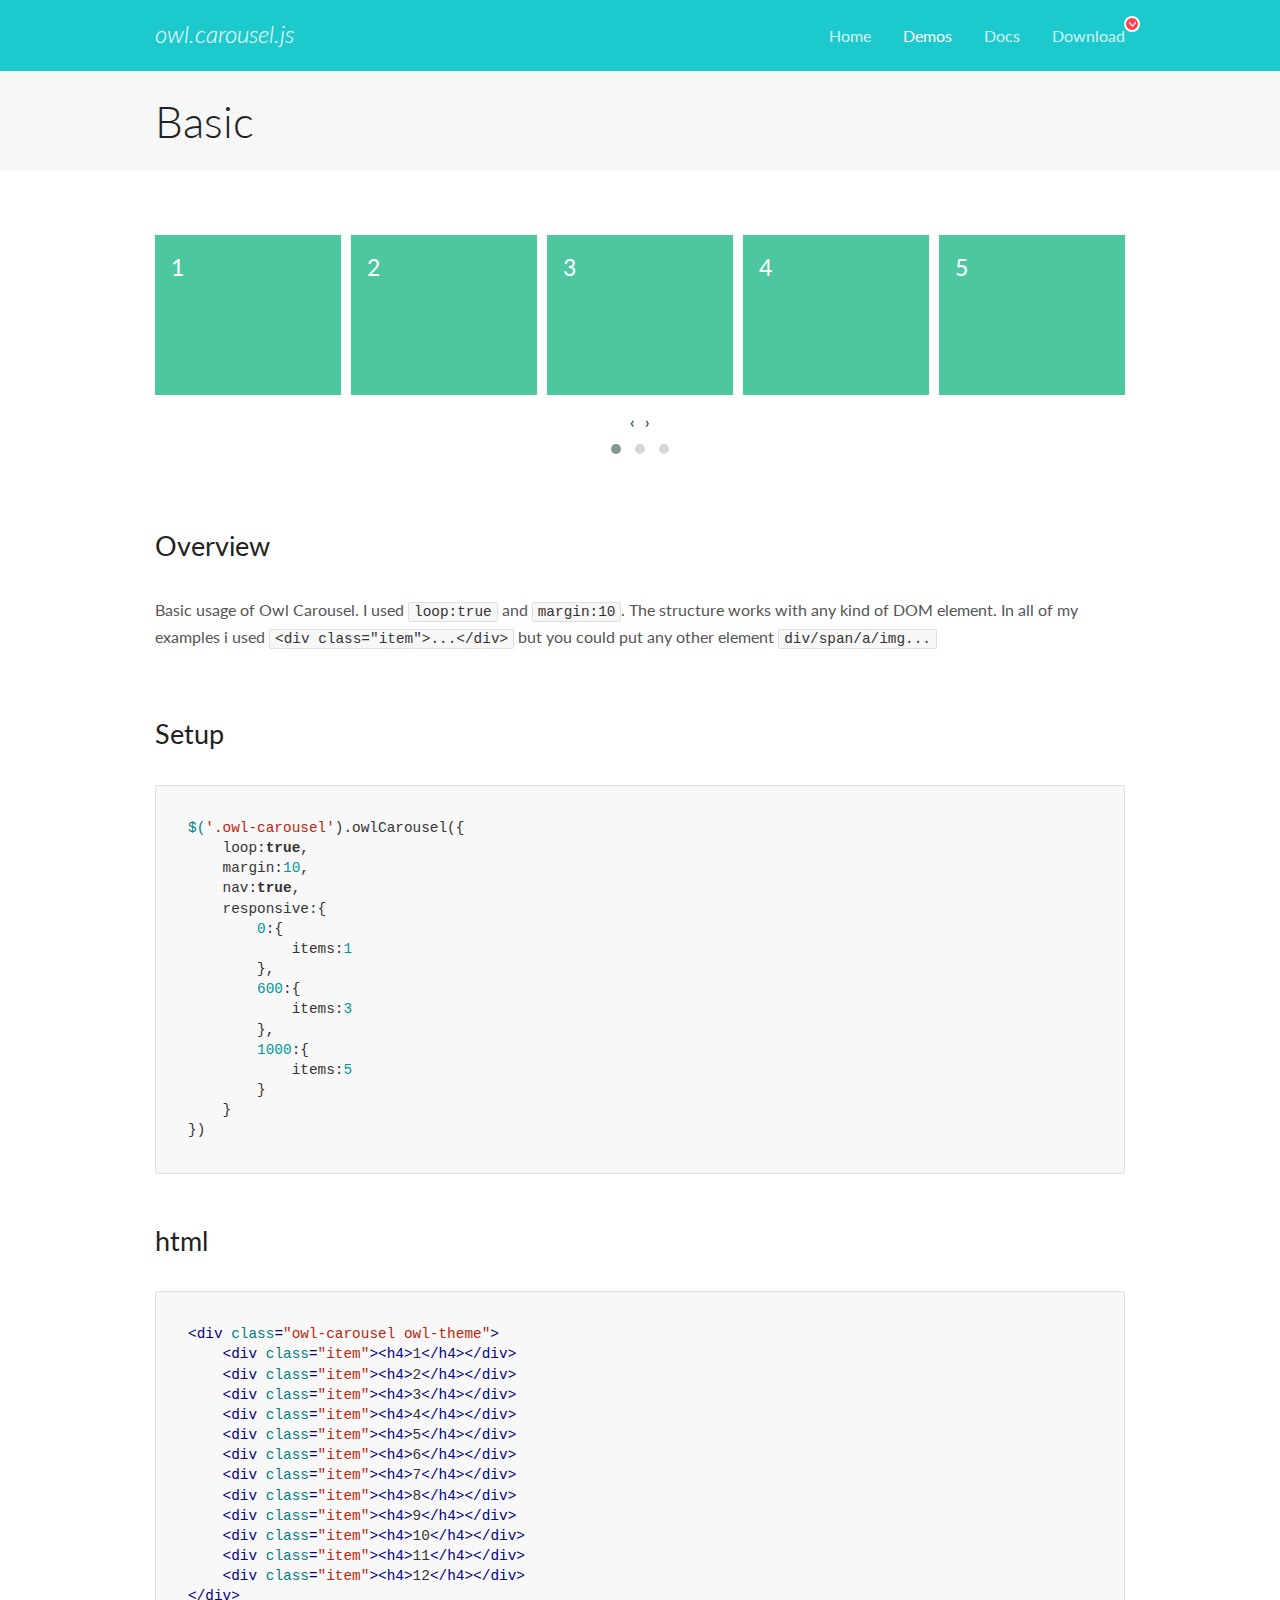
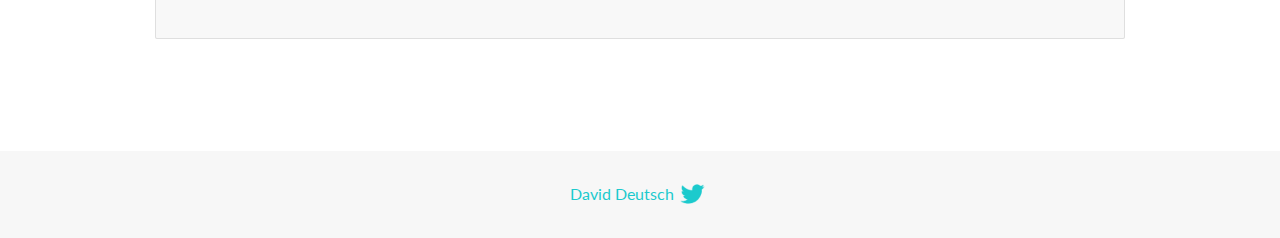
<file: assets/js/OwlCarousel2-2.3.4/docs/demos/basic.html>
<!DOCTYPE html>
<html lang="en">
  <head>

    <!-- head -->
    <meta charset="utf-8">
    <meta name="msapplication-tap-highlight" content="no" />
    <meta name="viewport" content="width=device-width, initial-scale=1.0" />
    <meta name="description" content="Basic usage demo">
    <meta name="author" content="David Deutsch">
    <title>
      Basic Demo | Owl Carousel | 2.3.4
    </title>

    <!-- Stylesheets -->
    <link href='https://fonts.googleapis.com/css?family=Lato:300,400,700,400italic,300italic' rel='stylesheet' type='text/css'>
    <link rel="stylesheet" href="../assets/css/docs.theme.min.css">

    <!-- Owl Stylesheets -->
    <link rel="stylesheet" href="../assets/owlcarousel/assets/owl.carousel.min.css">
    <link rel="stylesheet" href="../assets/owlcarousel/assets/owl.theme.default.min.css">

    <!-- HTML5 shim and Respond.js IE8 support of HTML5 elements and media queries -->

    <!--[if lt IE 9]>
      <script src="https://oss.maxcdn.com/libs/html5shiv/3.7.0/html5shiv.js"></script>
      <script src="https://oss.maxcdn.com/libs/respond.js/1.3.0/respond.min.js"></script>
    <![endif]-->

    <!-- Favicons -->
    <link rel="apple-touch-icon-precomposed" sizes="144x144" href="../assets/ico/apple-touch-icon-144-precomposed.png">
    <link rel="shortcut icon" href="../assets/ico/favicon.png">
    <link rel="shortcut icon" href="favicon.ico">

    <!-- Yeah i know js should not be in header. Its required for demos.-->

    <!-- javascript -->
    <script src="../assets/vendors/jquery.min.js"></script>
    <script src="../assets/owlcarousel/owl.carousel.js"></script>
  </head>
  <body>

    <!-- header -->
    <header class="header">
      <div class="row">
        <div class="large-12 columns">
          <div class="brand left">
            <h3>
              <a href="/OwlCarousel2/">owl.carousel.js</a> 
            </h3>
          </div>
          <a id="toggle-nav" class="right">
            <span></span> <span></span> <span></span> 
          </a> 
          <div class="nav-bar">
            <ul class="clearfix">
              <li> <a href="/OwlCarousel2/index.html">Home</a>  </li>
              <li class="active">
                <a href="/OwlCarousel2/demos/demos.html">Demos</a> 
              </li>
              <li> <a href="/OwlCarousel2/docs/started-welcome.html">Docs</a>  </li>
              <li>
                <a href="https://github.com/OwlCarousel2/OwlCarousel2/archive/2.3.4.zip">Download</a> 
                <span class="download"></span> 
              </li>
            </ul>
          </div>
        </div>
      </div>
    </header>

    <!-- title -->
    <section class="title">
      <div class="row">
        <div class="large-12 columns">
          <h1>Basic</h1>
        </div>
      </div>
    </section>

    <!--  Demos -->
    <section id="demos">
      <div class="row">
        <div class="large-12 columns">
          <div class="owl-carousel owl-theme">
            <div class="item">
              <h4>1</h4>
            </div>
            <div class="item">
              <h4>2</h4>
            </div>
            <div class="item">
              <h4>3</h4>
            </div>
            <div class="item">
              <h4>4</h4>
            </div>
            <div class="item">
              <h4>5</h4>
            </div>
            <div class="item">
              <h4>6</h4>
            </div>
            <div class="item">
              <h4>7</h4>
            </div>
            <div class="item">
              <h4>8</h4>
            </div>
            <div class="item">
              <h4>9</h4>
            </div>
            <div class="item">
              <h4>10</h4>
            </div>
            <div class="item">
              <h4>11</h4>
            </div>
            <div class="item">
              <h4>12</h4>
            </div>
          </div>
          <h3 id="overview">Overview</h3>
          <p>Basic usage of Owl Carousel. I used <code>loop:true</code> and <code>margin:10</code>. The structure works with any kind of DOM element. In all of my examples i used <code>&lt;div class=&quot;item&quot;&gt;...&lt;/div&gt;</code> but you could
            put any other element <code>div/span/a/img...</code></p>
          <h3 id="setup">Setup</h3>
          <pre><code>$(&#39;.owl-carousel&#39;).owlCarousel({
    loop:true,
    margin:10,
    nav:true,
    responsive:{
        0:{
            items:1
        },
        600:{
            items:3
        },
        1000:{
            items:5
        }
    }
})</code></pre>
          <h3 id="html">html</h3>
          <pre><code>&lt;div class=&quot;owl-carousel owl-theme&quot;&gt;
    &lt;div class=&quot;item&quot;&gt;&lt;h4&gt;1&lt;/h4&gt;&lt;/div&gt;
    &lt;div class=&quot;item&quot;&gt;&lt;h4&gt;2&lt;/h4&gt;&lt;/div&gt;
    &lt;div class=&quot;item&quot;&gt;&lt;h4&gt;3&lt;/h4&gt;&lt;/div&gt;
    &lt;div class=&quot;item&quot;&gt;&lt;h4&gt;4&lt;/h4&gt;&lt;/div&gt;
    &lt;div class=&quot;item&quot;&gt;&lt;h4&gt;5&lt;/h4&gt;&lt;/div&gt;
    &lt;div class=&quot;item&quot;&gt;&lt;h4&gt;6&lt;/h4&gt;&lt;/div&gt;
    &lt;div class=&quot;item&quot;&gt;&lt;h4&gt;7&lt;/h4&gt;&lt;/div&gt;
    &lt;div class=&quot;item&quot;&gt;&lt;h4&gt;8&lt;/h4&gt;&lt;/div&gt;
    &lt;div class=&quot;item&quot;&gt;&lt;h4&gt;9&lt;/h4&gt;&lt;/div&gt;
    &lt;div class=&quot;item&quot;&gt;&lt;h4&gt;10&lt;/h4&gt;&lt;/div&gt;
    &lt;div class=&quot;item&quot;&gt;&lt;h4&gt;11&lt;/h4&gt;&lt;/div&gt;
    &lt;div class=&quot;item&quot;&gt;&lt;h4&gt;12&lt;/h4&gt;&lt;/div&gt;
&lt;/div&gt;</code></pre>
          <script>
            $(document).ready(function() {
              var owl = $('.owl-carousel');
              owl.owlCarousel({
                margin: 10,
                nav: true,
                loop: true,
                responsive: {
                  0: {
                    items: 1
                  },
                  600: {
                    items: 3
                  },
                  1000: {
                    items: 5
                  }
                }
              })
            })
          </script>
        </div>
      </div>
    </section>

    <!-- footer -->
    <footer class="footer">
      <div class="row">
        <div class="large-12 columns">
          <h5>
            <a href="/OwlCarousel2/docs/support-contact.html">David Deutsch</a> 
            <a id="custom-tweet-button" href="https://twitter.com/share?url=https://github.com/OwlCarousel2/OwlCarousel2&text=Owl Carousel - This is so awesome! " target="_blank"></a> 
          </h5>
        </div>
      </div>
    </footer>

    <!-- vendors -->
    <script src="../assets/vendors/highlight.js"></script>
    <script src="../assets/js/app.js"></script>
  </body>
</html>
</file>
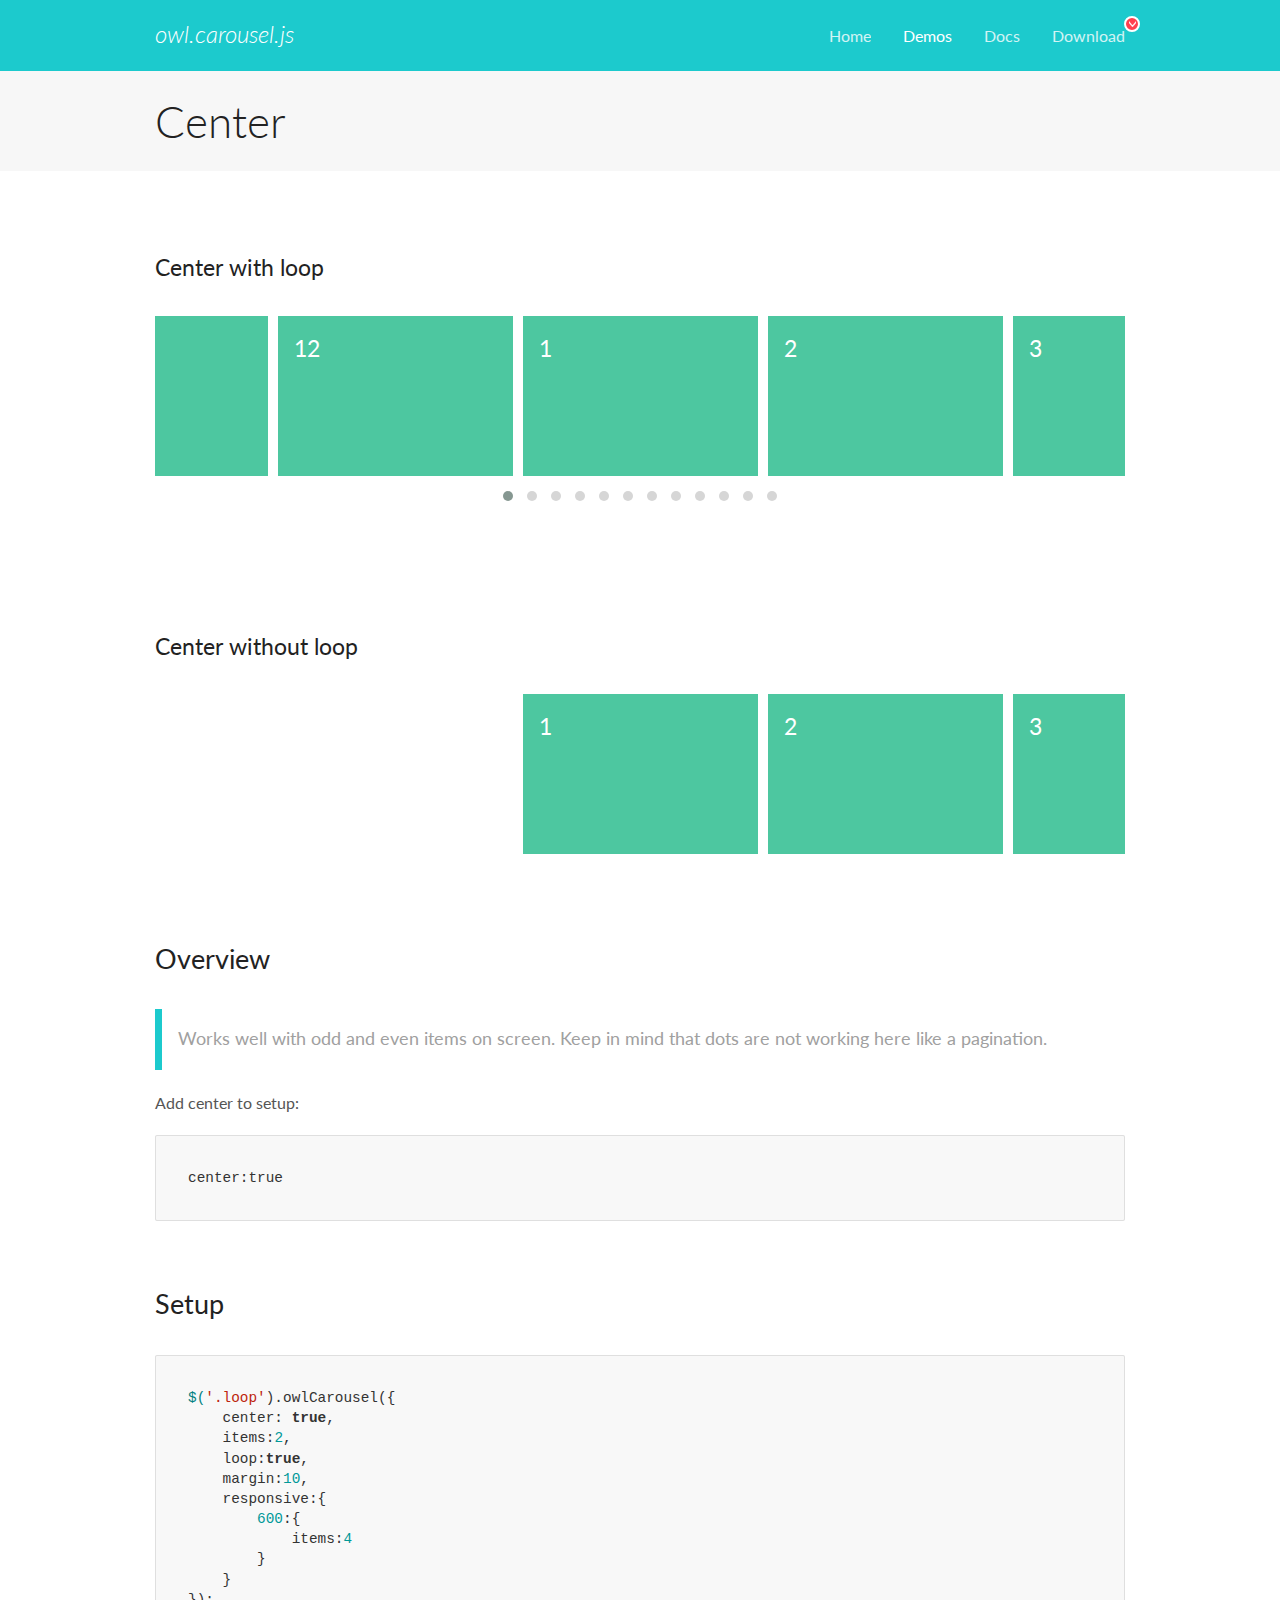
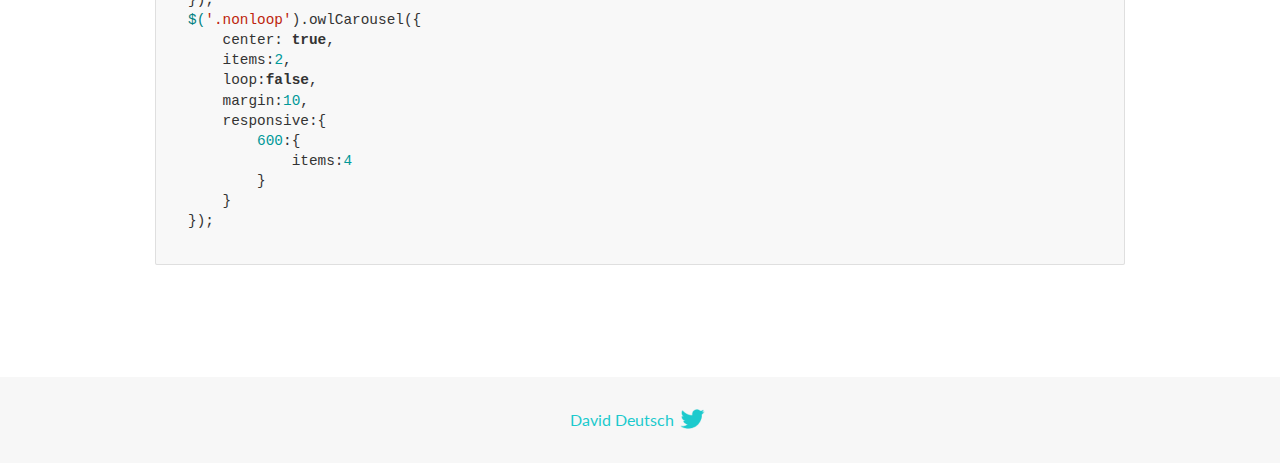
<file: assets/js/OwlCarousel2-2.3.4/docs/demos/center.html>
<!DOCTYPE html>
<html lang="en">
  <head>

    <!-- head -->
    <meta charset="utf-8">
    <meta name="msapplication-tap-highlight" content="no" />
    <meta name="viewport" content="width=device-width, initial-scale=1.0" />
    <meta name="description" content="Center carousel">
    <meta name="author" content="David Deutsch">
    <title>
      Center Demo | Owl Carousel | 2.3.4
    </title>

    <!-- Stylesheets -->
    <link href='https://fonts.googleapis.com/css?family=Lato:300,400,700,400italic,300italic' rel='stylesheet' type='text/css'>
    <link rel="stylesheet" href="../assets/css/docs.theme.min.css">

    <!-- Owl Stylesheets -->
    <link rel="stylesheet" href="../assets/owlcarousel/assets/owl.carousel.min.css">
    <link rel="stylesheet" href="../assets/owlcarousel/assets/owl.theme.default.min.css">

    <!-- HTML5 shim and Respond.js IE8 support of HTML5 elements and media queries -->

    <!--[if lt IE 9]>
      <script src="https://oss.maxcdn.com/libs/html5shiv/3.7.0/html5shiv.js"></script>
      <script src="https://oss.maxcdn.com/libs/respond.js/1.3.0/respond.min.js"></script>
    <![endif]-->

    <!-- Favicons -->
    <link rel="apple-touch-icon-precomposed" sizes="144x144" href="../assets/ico/apple-touch-icon-144-precomposed.png">
    <link rel="shortcut icon" href="../assets/ico/favicon.png">
    <link rel="shortcut icon" href="favicon.ico">

    <!-- Yeah i know js should not be in header. Its required for demos.-->

    <!-- javascript -->
    <script src="../assets/vendors/jquery.min.js"></script>
    <script src="../assets/owlcarousel/owl.carousel.js"></script>
  </head>
  <body>

    <!-- header -->
    <header class="header">
      <div class="row">
        <div class="large-12 columns">
          <div class="brand left">
            <h3>
              <a href="/OwlCarousel2/">owl.carousel.js</a> 
            </h3>
          </div>
          <a id="toggle-nav" class="right">
            <span></span> <span></span> <span></span> 
          </a> 
          <div class="nav-bar">
            <ul class="clearfix">
              <li> <a href="/OwlCarousel2/index.html">Home</a>  </li>
              <li class="active">
                <a href="/OwlCarousel2/demos/demos.html">Demos</a> 
              </li>
              <li> <a href="/OwlCarousel2/docs/started-welcome.html">Docs</a>  </li>
              <li>
                <a href="https://github.com/OwlCarousel2/OwlCarousel2/archive/2.3.4.zip">Download</a> 
                <span class="download"></span> 
              </li>
            </ul>
          </div>
        </div>
      </div>
    </header>

    <!-- title -->
    <section class="title">
      <div class="row">
        <div class="large-12 columns">
          <h1>Center</h1>
        </div>
      </div>
    </section>

    <!--  Demos -->
    <section id="demos">
      <div class="row">
        <div class="large-12 columns">
          <h4 id="center-with-loop">Center with loop</h4>
          <div class="loop owl-carousel owl-theme">
            <div class="item">
              <h4>1</h4>
            </div>
            <div class="item">
              <h4>2</h4>
            </div>
            <div class="item">
              <h4>3</h4>
            </div>
            <div class="item">
              <h4>4</h4>
            </div>
            <div class="item">
              <h4>5</h4>
            </div>
            <div class="item">
              <h4>6</h4>
            </div>
            <div class="item">
              <h4>7</h4>
            </div>
            <div class="item">
              <h4>8</h4>
            </div>
            <div class="item">
              <h4>9</h4>
            </div>
            <div class="item">
              <h4>10</h4>
            </div>
            <div class="item">
              <h4>11</h4>
            </div>
            <div class="item">
              <h4>12</h4>
            </div>
          </div>
          <br>
          <h4 id="center-without-loop">Center without loop</h4>
          <div class="nonloop owl-carousel">
            <div class="item">
              <h4>1</h4>
            </div>
            <div class="item">
              <h4>2</h4>
            </div>
            <div class="item">
              <h4>3</h4>
            </div>
            <div class="item">
              <h4>4</h4>
            </div>
            <div class="item">
              <h4>5</h4>
            </div>
            <div class="item">
              <h4>6</h4>
            </div>
            <div class="item">
              <h4>7</h4>
            </div>
            <div class="item">
              <h4>8</h4>
            </div>
            <div class="item">
              <h4>9</h4>
            </div>
            <div class="item">
              <h4>10</h4>
            </div>
            <div class="item">
              <h4>11</h4>
            </div>
            <div class="item">
              <h4>12</h4>
            </div>
          </div>
          <h3 id="overview">Overview</h3>
          <blockquote>
            <p>Works well with odd and even items on screen. Keep in mind that dots are not working here like a pagination.</p>
          </blockquote>
          <p>Add center to setup:</p>
          <pre><code>center:true</code></pre>
          <h3 id="setup">Setup</h3>
          <pre><code>$(&#39;.loop&#39;).owlCarousel({
    center: true,
    items:2,
    loop:true,
    margin:10,
    responsive:{
        600:{
            items:4
        }
    }
});
$(&#39;.nonloop&#39;).owlCarousel({
    center: true,
    items:2,
    loop:false,
    margin:10,
    responsive:{
        600:{
            items:4
        }
    }
});</code></pre>
          <script>
            jQuery(document).ready(function($) {
              $('.loop').owlCarousel({
                center: true,
                items: 2,
                loop: true,
                margin: 10,
                responsive: {
                  600: {
                    items: 4
                  }
                }
              });
              $('.nonloop').owlCarousel({
                center: true,
                items: 2,
                loop: false,
                margin: 10,
                responsive: {
                  600: {
                    items: 4
                  }
                }
              });
            });
          </script>
        </div>
      </div>
    </section>

    <!-- footer -->
    <footer class="footer">
      <div class="row">
        <div class="large-12 columns">
          <h5>
            <a href="/OwlCarousel2/docs/support-contact.html">David Deutsch</a> 
            <a id="custom-tweet-button" href="https://twitter.com/share?url=https://github.com/OwlCarousel2/OwlCarousel2&text=Owl Carousel - This is so awesome! " target="_blank"></a> 
          </h5>
        </div>
      </div>
    </footer>

    <!-- vendors -->
    <script src="../assets/vendors/highlight.js"></script>
    <script src="../assets/js/app.js"></script>
  </body>
</html>
</file>
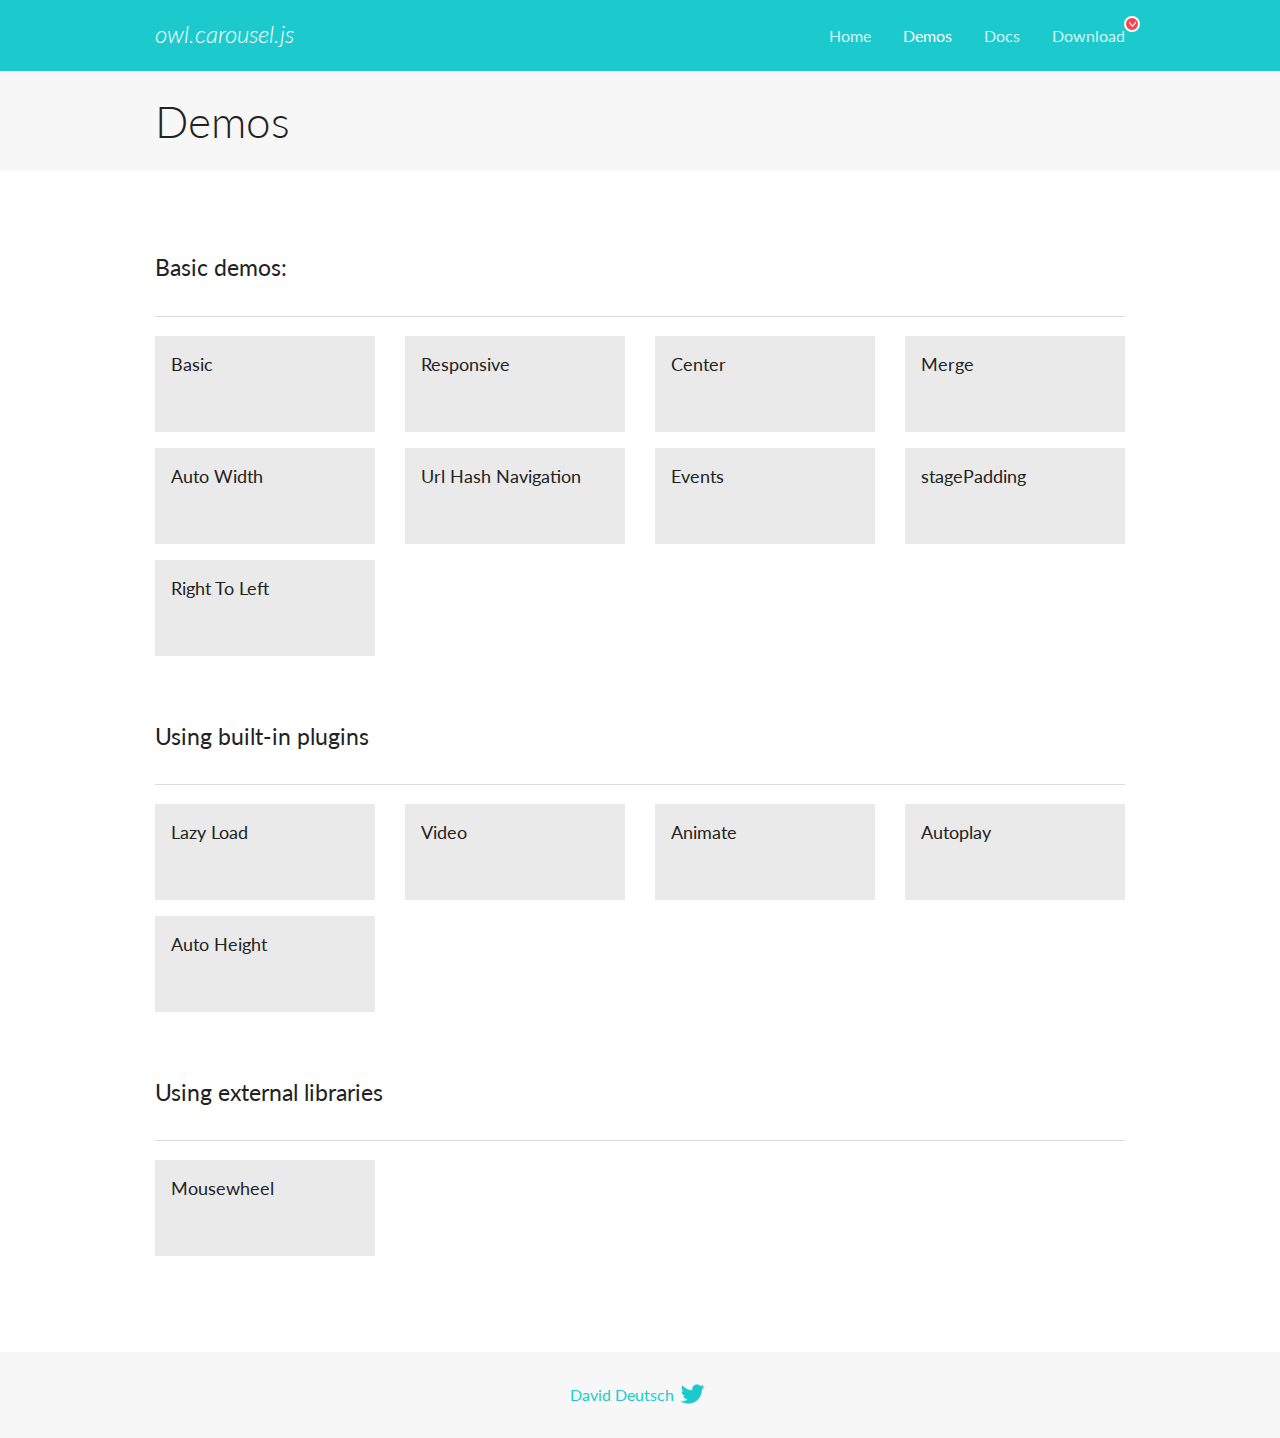
<file: assets/js/OwlCarousel2-2.3.4/docs/demos/demos.html>
<!DOCTYPE html>
<html lang="en">
  <head>

    <!-- head -->
    <meta charset="utf-8">
    <meta name="msapplication-tap-highlight" content="no" />
    <meta name="viewport" content="width=device-width, initial-scale=1.0" />
    <meta name="description" content="A list of Owl Carousel examples.">
    <meta name="author" content="David Deutsch">
    <title>
      Demos | Owl Carousel | 2.3.4
    </title>

    <!-- Stylesheets -->
    <link href='https://fonts.googleapis.com/css?family=Lato:300,400,700,400italic,300italic' rel='stylesheet' type='text/css'>
    <link rel="stylesheet" href="../assets/css/docs.theme.min.css">

    <!-- Owl Stylesheets -->
    <link rel="stylesheet" href="../assets/owlcarousel/assets/owl.carousel.min.css">
    <link rel="stylesheet" href="../assets/owlcarousel/assets/owl.theme.default.min.css">

    <!-- HTML5 shim and Respond.js IE8 support of HTML5 elements and media queries -->

    <!--[if lt IE 9]>
      <script src="https://oss.maxcdn.com/libs/html5shiv/3.7.0/html5shiv.js"></script>
      <script src="https://oss.maxcdn.com/libs/respond.js/1.3.0/respond.min.js"></script>
    <![endif]-->

    <!-- Favicons -->
    <link rel="apple-touch-icon-precomposed" sizes="144x144" href="../assets/ico/apple-touch-icon-144-precomposed.png">
    <link rel="shortcut icon" href="../assets/ico/favicon.png">
    <link rel="shortcut icon" href="favicon.ico">

    <!-- Yeah i know js should not be in header. Its required for demos.-->

    <!-- javascript -->
    <script src="../assets/vendors/jquery.min.js"></script>
    <script src="../assets/owlcarousel/owl.carousel.js"></script>
  </head>
  <body>

    <!-- header -->
    <header class="header">
      <div class="row">
        <div class="large-12 columns">
          <div class="brand left">
            <h3>
              <a href="/OwlCarousel2/">owl.carousel.js</a> 
            </h3>
          </div>
          <a id="toggle-nav" class="right">
            <span></span> <span></span> <span></span> 
          </a> 
          <div class="nav-bar">
            <ul class="clearfix">
              <li> <a href="/OwlCarousel2/index.html">Home</a>  </li>
              <li class="active">
                <a href="/OwlCarousel2/demos/demos.html">Demos</a> 
              </li>
              <li> <a href="/OwlCarousel2/docs/started-welcome.html">Docs</a>  </li>
              <li>
                <a href="https://github.com/OwlCarousel2/OwlCarousel2/archive/2.3.4.zip">Download</a> 
                <span class="download"></span> 
              </li>
            </ul>
          </div>
        </div>
      </div>
    </header>

    <!-- title -->
    <section class="title">
      <div class="row">
        <div class="large-12 columns">
          <h1>Demos</h1>
        </div>
      </div>
    </section>

    <!--  Demos -->
    <section id="demos">
      <div class="row">
        <div class="large-12 columns">
          <h4 id="basic-demos-">Basic demos:</h4>
          <hr>
          <div class="demo-list">
            <div class="row">
              <div class="small-6 medium-4 large-3 columns">
                <a href="basic.html" class="demo-block">
                  <h5>Basic </h5>
                </a> 
              </div>
              <div class="small-6 medium-4 large-3 columns">
                <a href="responsive.html" class="demo-block">
                  <h5>Responsive </h5>
                </a> 
              </div>
              <div class="small-6 medium-4 large-3 columns">
                <a href="center.html" class="demo-block">
                  <h5>Center </h5>
                </a> 
              </div>
              <div class="small-6 medium-4 large-3 columns">
                <a href="merge.html" class="demo-block">
                  <h5>Merge </h5>
                </a> 
              </div>
              <div class="small-6 medium-4 large-3 columns">
                <a href="autowidth.html" class="demo-block">
                  <h5>Auto Width </h5>
                </a> 
              </div>
              <div class="small-6 medium-4 large-3 columns">
                <a href="urlhashnav.html" class="demo-block">
                  <h5>Url Hash Navigation </h5>
                </a> 
              </div>
              <div class="small-6 medium-4 large-3 columns">
                <a href="events.html" class="demo-block">
                  <h5>Events </h5>
                </a> 
              </div>
              <div class="small-6 medium-4 large-3 columns">
                <a href="stagepadding.html" class="demo-block">
                  <h5>stagePadding </h5>
                </a> 
              </div>
              <div class="small-6 medium-4 large-3 columns">
                <a href="rtl.html" class="demo-block">
                  <h5>Right To Left </h5>
                </a> 
              </div>
            </div>
          </div>
          <h4 id="using-built-in-plugins">Using built-in plugins</h4>
          <hr>
          <div class="demo-list">
            <div class="row">
              <div class="small-6 medium-4 large-3 columns">
                <a href="lazyLoad.html" class="demo-block">
                  <h5>Lazy Load </h5>
                </a> 
              </div>
              <div class="small-6 medium-4 large-3 columns">
                <a href="video.html" class="demo-block">
                  <h5>Video </h5>
                </a> 
              </div>
              <div class="small-6 medium-4 large-3 columns">
                <a href="animate.html" class="demo-block">
                  <h5>Animate </h5>
                </a> 
              </div>
              <div class="small-6 medium-4 large-3 columns">
                <a href="autoplay.html" class="demo-block">
                  <h5>Autoplay </h5>
                </a> 
              </div>
              <div class="small-6 medium-4 large-3 columns">
                <a href="autoheight.html" class="demo-block">
                  <h5>Auto Height </h5>
                </a> 
              </div>
            </div>
          </div>
          <h4 id="using-external-libraries">Using external libraries</h4>
          <hr>
          <div class="demo-list">
            <div class="row">
              <div class="small-6 medium-4 large-3 columns">
                <a href="mousewheel.html" class="demo-block">
                  <h5>Mousewheel </h5>
                </a> 
              </div>
            </div>
          </div>
        </div>
      </div>
    </section>

    <!-- footer -->
    <footer class="footer">
      <div class="row">
        <div class="large-12 columns">
          <h5>
            <a href="/OwlCarousel2/docs/support-contact.html">David Deutsch</a> 
            <a id="custom-tweet-button" href="https://twitter.com/share?url=https://github.com/OwlCarousel2/OwlCarousel2&text=Owl Carousel - This is so awesome! " target="_blank"></a> 
          </h5>
        </div>
      </div>
    </footer>

    <!-- vendors -->
    <script src="../assets/vendors/highlight.js"></script>
    <script src="../assets/js/app.js"></script>
  </body>
</html>
</file>
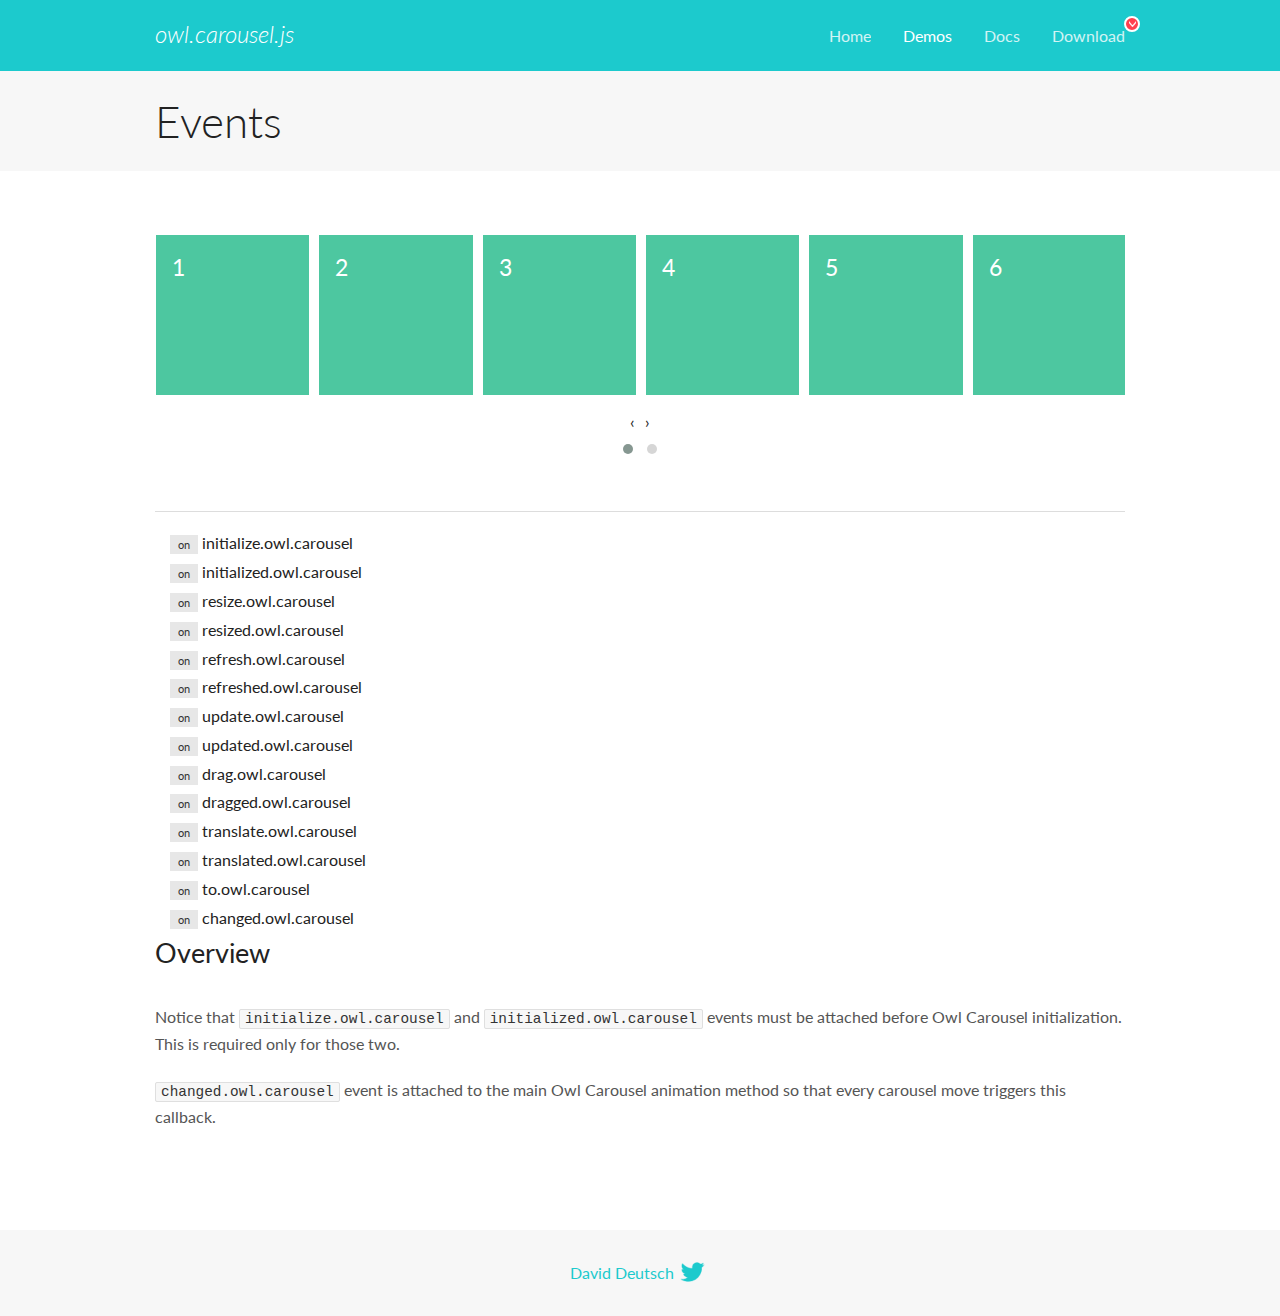
<file: assets/js/OwlCarousel2-2.3.4/docs/demos/events.html>
<!DOCTYPE html>
<html lang="en">
  <head>

    <!-- head -->
    <meta charset="utf-8">
    <meta name="msapplication-tap-highlight" content="no" />
    <meta name="viewport" content="width=device-width, initial-scale=1.0" />
    <meta name="description" content="Events usage demo">
    <meta name="author" content="David Deutsch">
    <title>
      Events Demo | Owl Carousel | 2.3.4
    </title>

    <!-- Stylesheets -->
    <link href='https://fonts.googleapis.com/css?family=Lato:300,400,700,400italic,300italic' rel='stylesheet' type='text/css'>
    <link rel="stylesheet" href="../assets/css/docs.theme.min.css">

    <!-- Owl Stylesheets -->
    <link rel="stylesheet" href="../assets/owlcarousel/assets/owl.carousel.min.css">
    <link rel="stylesheet" href="../assets/owlcarousel/assets/owl.theme.default.min.css">

    <!-- HTML5 shim and Respond.js IE8 support of HTML5 elements and media queries -->

    <!--[if lt IE 9]>
      <script src="https://oss.maxcdn.com/libs/html5shiv/3.7.0/html5shiv.js"></script>
      <script src="https://oss.maxcdn.com/libs/respond.js/1.3.0/respond.min.js"></script>
    <![endif]-->

    <!-- Favicons -->
    <link rel="apple-touch-icon-precomposed" sizes="144x144" href="../assets/ico/apple-touch-icon-144-precomposed.png">
    <link rel="shortcut icon" href="../assets/ico/favicon.png">
    <link rel="shortcut icon" href="favicon.ico">

    <!-- Yeah i know js should not be in header. Its required for demos.-->

    <!-- javascript -->
    <script src="../assets/vendors/jquery.min.js"></script>
    <script src="../assets/owlcarousel/owl.carousel.js"></script>
  </head>
  <body>

    <!-- header -->
    <header class="header">
      <div class="row">
        <div class="large-12 columns">
          <div class="brand left">
            <h3>
              <a href="/OwlCarousel2/">owl.carousel.js</a> 
            </h3>
          </div>
          <a id="toggle-nav" class="right">
            <span></span> <span></span> <span></span> 
          </a> 
          <div class="nav-bar">
            <ul class="clearfix">
              <li> <a href="/OwlCarousel2/index.html">Home</a>  </li>
              <li class="active">
                <a href="/OwlCarousel2/demos/demos.html">Demos</a> 
              </li>
              <li> <a href="/OwlCarousel2/docs/started-welcome.html">Docs</a>  </li>
              <li>
                <a href="https://github.com/OwlCarousel2/OwlCarousel2/archive/2.3.4.zip">Download</a> 
                <span class="download"></span> 
              </li>
            </ul>
          </div>
        </div>
      </div>
    </header>

    <!-- title -->
    <section class="title">
      <div class="row">
        <div class="large-12 columns">
          <h1>Events</h1>
        </div>
      </div>
    </section>

    <!--  Demos -->
    <section id="demos">
      <div class="row">
        <div class="large-12 columns">
          <div class="owl-carousel owl-theme">
            <div class="item">
              <h4>1</h4>
            </div>
            <div class="item">
              <h4>2</h4>
            </div>
            <div class="item">
              <h4>3</h4>
            </div>
            <div class="item">
              <h4>4</h4>
            </div>
            <div class="item">
              <h4>5</h4>
            </div>
            <div class="item">
              <h4>6</h4>
            </div>
            <div class="item">
              <h4>7</h4>
            </div>
            <div class="item">
              <h4>8</h4>
            </div>
            <div class="item">
              <h4>9</h4>
            </div>
            <div class="item">
              <h4>10</h4>
            </div>
            <div class="item">
              <h4>11</h4>
            </div>
            <div class="item">
              <h4>12</h4>
            </div>
          </div>
          <hr>
          <div class="large-12 columns callbacks">
            <div><span class="label secondary initialize">on</span>  initialize.owl.carousel </div>
            <div><span class="label secondary initialized">on</span>  initialized.owl.carousel </div>
            <div><span class="label secondary resize">on</span>  resize.owl.carousel </div>
            <div><span class="label secondary resized">on</span>  resized.owl.carousel </div>
            <div><span class="label secondary refresh">on</span>  refresh.owl.carousel </div>
            <div><span class="label secondary refreshed">on</span>  refreshed.owl.carousel </div>
            <div><span class="label secondary update">on</span>  update.owl.carousel </div>
            <div><span class="label secondary updated">on</span>  updated.owl.carousel </div>
            <div><span class="label secondary drag">on</span>  drag.owl.carousel </div>
            <div><span class="label secondary dragged">on</span>  dragged.owl.carousel </div>
            <div><span class="label secondary translate">on</span>  translate.owl.carousel </div>
            <div><span class="label secondary translated">on</span>  translated.owl.carousel </div>
            <div><span class="label secondary to">on</span>  to.owl.carousel </div>
            <div><span class="label secondary changed">on</span>  changed.owl.carousel </div>
          </div>
          <h3 id="overview">Overview</h3>
          <p>Notice that <code>initialize.owl.carousel</code> and <code>initialized.owl.carousel</code> events must be attached before Owl Carousel initialization. This is required only for those two.</p>
          <p><code>changed.owl.carousel</code> event is attached to the main Owl Carousel animation method so that every carousel move triggers this callback.</p>
          <script>
            jQuery(document).ready(function($) {
              var owl = $('.owl-carousel');
              owl.on('initialize.owl.carousel initialized.owl.carousel ' +
                'initialize.owl.carousel initialize.owl.carousel ' +
                'resize.owl.carousel resized.owl.carousel ' +
                'refresh.owl.carousel refreshed.owl.carousel ' +
                'update.owl.carousel updated.owl.carousel ' +
                'drag.owl.carousel dragged.owl.carousel ' +
                'translate.owl.carousel translated.owl.carousel ' +
                'to.owl.carousel changed.owl.carousel',
                function(e) {
                  $('.' + e.type)
                    .removeClass('secondary')
                    .addClass('success');
                  window.setTimeout(function() {
                    $('.' + e.type)
                      .removeClass('success')
                      .addClass('secondary');
                  }, 500);
                });
              owl.owlCarousel({
                loop: true,
                nav: true,
                lazyLoad: true,
                margin: 10,
                video: true,
                responsive: {
                  0: {
                    items: 1
                  },
                  600: {
                    items: 3
                  },
                  960: {
                    items: 5,
                  },
                  1200: {
                    items: 6
                  }
                }
              });
            });
          </script>
        </div>
      </div>
    </section>

    <!-- footer -->
    <footer class="footer">
      <div class="row">
        <div class="large-12 columns">
          <h5>
            <a href="/OwlCarousel2/docs/support-contact.html">David Deutsch</a> 
            <a id="custom-tweet-button" href="https://twitter.com/share?url=https://github.com/OwlCarousel2/OwlCarousel2&text=Owl Carousel - This is so awesome! " target="_blank"></a> 
          </h5>
        </div>
      </div>
    </footer>

    <!-- vendors -->
    <script src="../assets/vendors/highlight.js"></script>
    <script src="../assets/js/app.js"></script>
  </body>
</html>
</file>
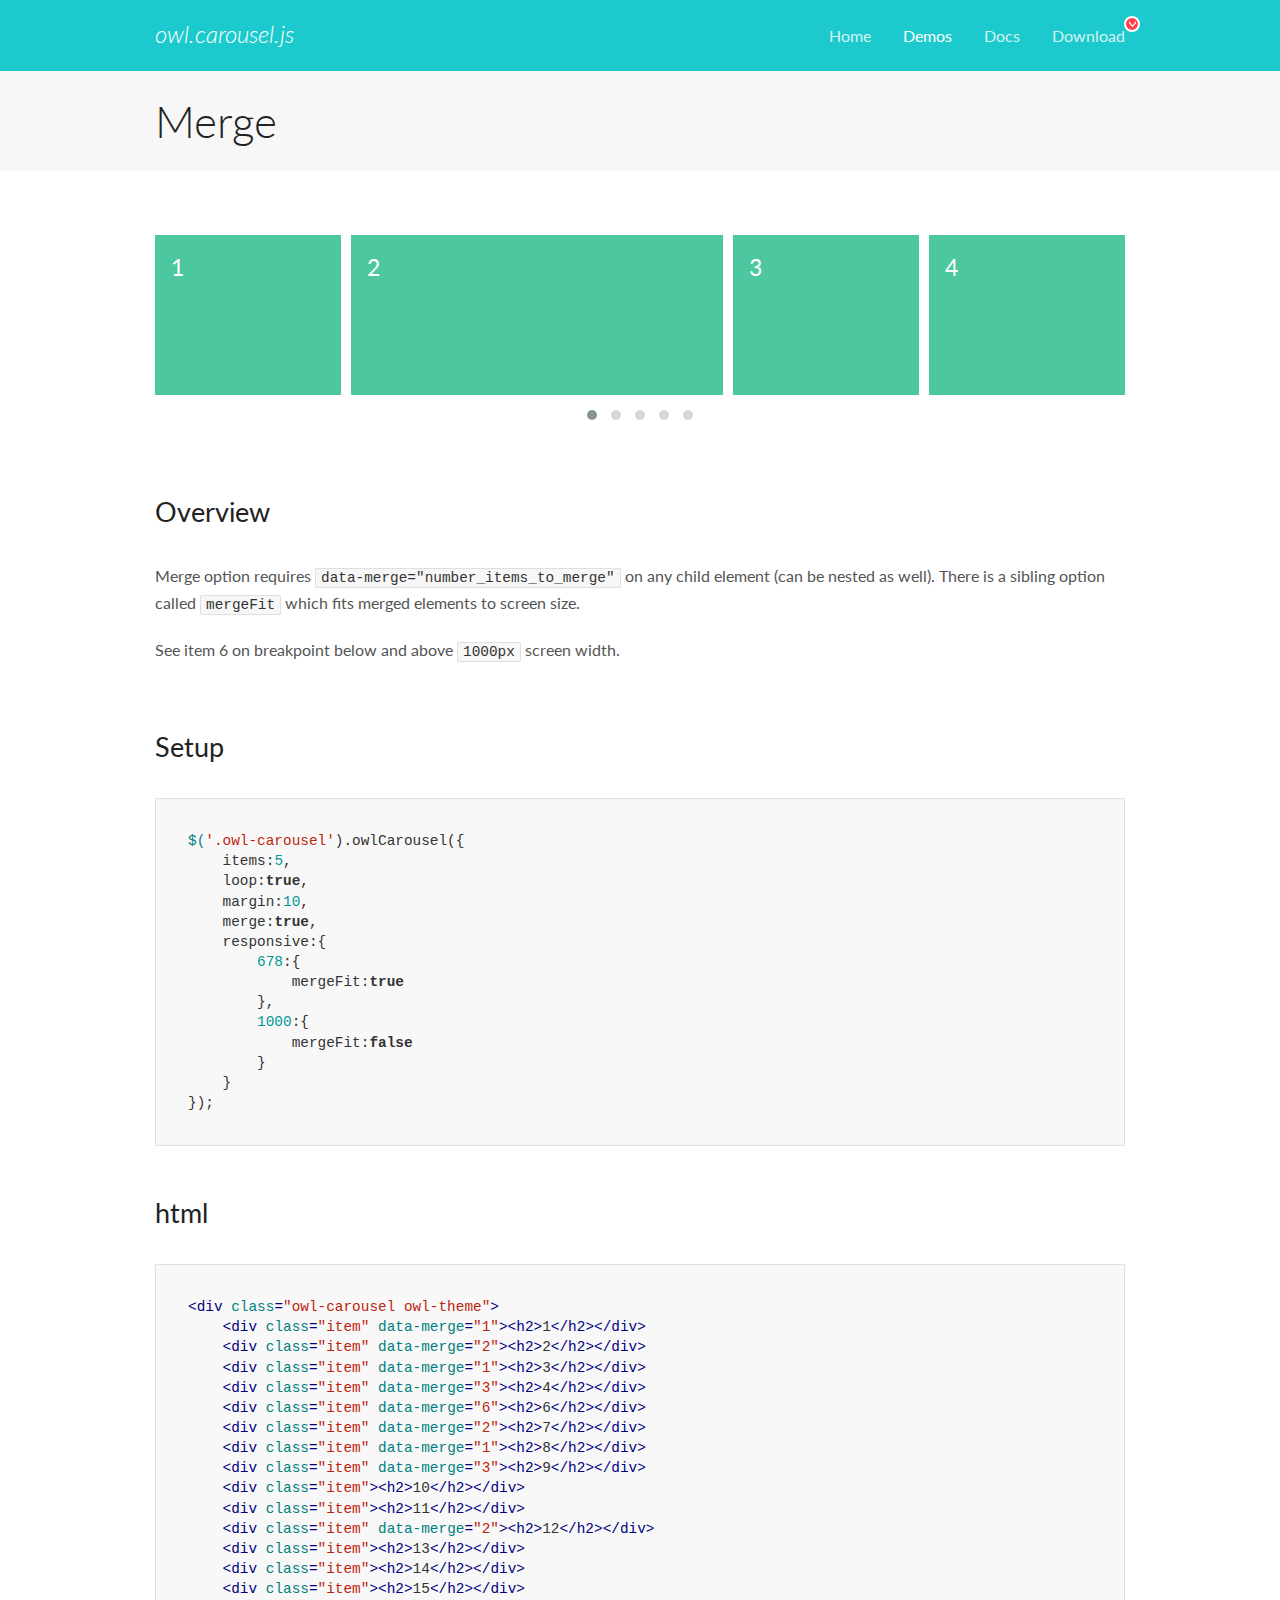
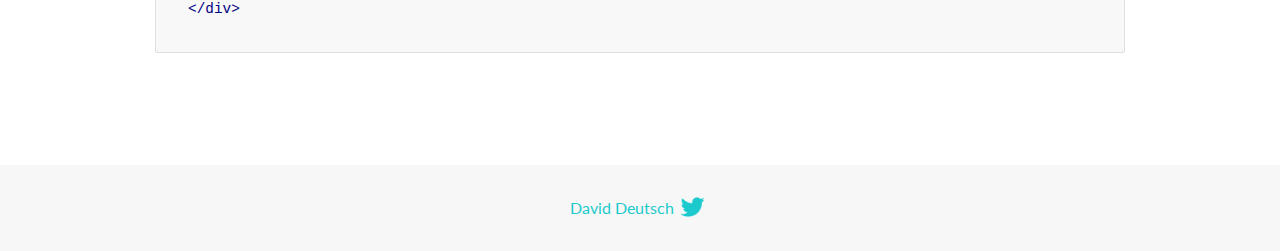
<file: assets/js/OwlCarousel2-2.3.4/docs/demos/merge.html>
<!DOCTYPE html>
<html lang="en">
  <head>

    <!-- head -->
    <meta charset="utf-8">
    <meta name="msapplication-tap-highlight" content="no" />
    <meta name="viewport" content="width=device-width, initial-scale=1.0" />
    <meta name="description" content="Merge Items">
    <meta name="author" content="David Deutsch">
    <title>
      Merge Demo | Owl Carousel | 2.3.4
    </title>

    <!-- Stylesheets -->
    <link href='https://fonts.googleapis.com/css?family=Lato:300,400,700,400italic,300italic' rel='stylesheet' type='text/css'>
    <link rel="stylesheet" href="../assets/css/docs.theme.min.css">

    <!-- Owl Stylesheets -->
    <link rel="stylesheet" href="../assets/owlcarousel/assets/owl.carousel.min.css">
    <link rel="stylesheet" href="../assets/owlcarousel/assets/owl.theme.default.min.css">

    <!-- HTML5 shim and Respond.js IE8 support of HTML5 elements and media queries -->

    <!--[if lt IE 9]>
      <script src="https://oss.maxcdn.com/libs/html5shiv/3.7.0/html5shiv.js"></script>
      <script src="https://oss.maxcdn.com/libs/respond.js/1.3.0/respond.min.js"></script>
    <![endif]-->

    <!-- Favicons -->
    <link rel="apple-touch-icon-precomposed" sizes="144x144" href="../assets/ico/apple-touch-icon-144-precomposed.png">
    <link rel="shortcut icon" href="../assets/ico/favicon.png">
    <link rel="shortcut icon" href="favicon.ico">

    <!-- Yeah i know js should not be in header. Its required for demos.-->

    <!-- javascript -->
    <script src="../assets/vendors/jquery.min.js"></script>
    <script src="../assets/owlcarousel/owl.carousel.js"></script>
  </head>
  <body>

    <!-- header -->
    <header class="header">
      <div class="row">
        <div class="large-12 columns">
          <div class="brand left">
            <h3>
              <a href="/OwlCarousel2/">owl.carousel.js</a> 
            </h3>
          </div>
          <a id="toggle-nav" class="right">
            <span></span> <span></span> <span></span> 
          </a> 
          <div class="nav-bar">
            <ul class="clearfix">
              <li> <a href="/OwlCarousel2/index.html">Home</a>  </li>
              <li class="active">
                <a href="/OwlCarousel2/demos/demos.html">Demos</a> 
              </li>
              <li> <a href="/OwlCarousel2/docs/started-welcome.html">Docs</a>  </li>
              <li>
                <a href="https://github.com/OwlCarousel2/OwlCarousel2/archive/2.3.4.zip">Download</a> 
                <span class="download"></span> 
              </li>
            </ul>
          </div>
        </div>
      </div>
    </header>

    <!-- title -->
    <section class="title">
      <div class="row">
        <div class="large-12 columns">
          <h1>Merge</h1>
        </div>
      </div>
    </section>

    <!--  Demos -->
    <section id="demos">
      <div class="row">
        <div class="large-12 columns">
          <div class="owl-carousel owl-theme">
            <div class="item" data-merge="1">
              <h4>1</h4>
            </div>
            <div class="item" data-merge="2">
              <h4>2</h4>
            </div>
            <div class="item" data-merge="1">
              <h4>3</h4>
            </div>
            <div class="item" data-merge="3">
              <h4>4</h4>
            </div>
            <div class="item" data-merge="6">
              <h4>6</h4>
            </div>
            <div class="item" data-merge="2">
              <h4>7</h4>
            </div>
            <div class="item" data-merge="1">
              <h4>8</h4>
            </div>
            <div class="item" data-merge="3">
              <h4>9</h4>
            </div>
            <div class="item">
              <h4>10</h4>
            </div>
            <div class="item">
              <h4>11</h4>
            </div>
            <div class="item" data-merge="2">
              <h4>12</h4>
            </div>
            <div class="item">
              <h4>13</h4>
            </div>
            <div class="item">
              <h4>14</h4>
            </div>
            <div class="item">
              <h4>15</h4>
            </div>
          </div>
          <h3 id="overview">Overview</h3>
          <p>Merge option requires <code>data-merge=&quot;number_items_to_merge&quot;</code> on any child element (can be nested as well). There is a sibling option called <code>mergeFit</code> which fits merged elements to screen size. </p>
          <p>See item 6 on breakpoint below and above <code>1000px</code> screen width.</p>
          <h3 id="setup">Setup</h3>
          <pre><code>$(&#39;.owl-carousel&#39;).owlCarousel({
    items:5,
    loop:true,
    margin:10,
    merge:true,
    responsive:{
        678:{
            mergeFit:true
        },
        1000:{
            mergeFit:false
        }
    }
});</code></pre>
          <h3 id="html">html</h3>
          <pre><code>&lt;div class=&quot;owl-carousel owl-theme&quot;&gt;
    &lt;div class=&quot;item&quot; data-merge=&quot;1&quot;&gt;&lt;h2&gt;1&lt;/h2&gt;&lt;/div&gt;
    &lt;div class=&quot;item&quot; data-merge=&quot;2&quot;&gt;&lt;h2&gt;2&lt;/h2&gt;&lt;/div&gt;
    &lt;div class=&quot;item&quot; data-merge=&quot;1&quot;&gt;&lt;h2&gt;3&lt;/h2&gt;&lt;/div&gt;
    &lt;div class=&quot;item&quot; data-merge=&quot;3&quot;&gt;&lt;h2&gt;4&lt;/h2&gt;&lt;/div&gt;
    &lt;div class=&quot;item&quot; data-merge=&quot;6&quot;&gt;&lt;h2&gt;6&lt;/h2&gt;&lt;/div&gt;
    &lt;div class=&quot;item&quot; data-merge=&quot;2&quot;&gt;&lt;h2&gt;7&lt;/h2&gt;&lt;/div&gt;
    &lt;div class=&quot;item&quot; data-merge=&quot;1&quot;&gt;&lt;h2&gt;8&lt;/h2&gt;&lt;/div&gt;
    &lt;div class=&quot;item&quot; data-merge=&quot;3&quot;&gt;&lt;h2&gt;9&lt;/h2&gt;&lt;/div&gt;
    &lt;div class=&quot;item&quot;&gt;&lt;h2&gt;10&lt;/h2&gt;&lt;/div&gt;
    &lt;div class=&quot;item&quot;&gt;&lt;h2&gt;11&lt;/h2&gt;&lt;/div&gt;
    &lt;div class=&quot;item&quot; data-merge=&quot;2&quot;&gt;&lt;h2&gt;12&lt;/h2&gt;&lt;/div&gt;
    &lt;div class=&quot;item&quot;&gt;&lt;h2&gt;13&lt;/h2&gt;&lt;/div&gt;
    &lt;div class=&quot;item&quot;&gt;&lt;h2&gt;14&lt;/h2&gt;&lt;/div&gt;
    &lt;div class=&quot;item&quot;&gt;&lt;h2&gt;15&lt;/h2&gt;&lt;/div&gt;
&lt;/div&gt;</code></pre>
          <script>
            $(document).ready(function() {
              $('.owl-carousel').owlCarousel({
                items: 5,
                loop: true,
                margin: 10,
                merge: true,
                responsive: {
                  678: {
                    mergeFit: true
                  },
                  1000: {
                    mergeFit: false
                  }
                }
              });
            })
          </script>
        </div>
      </div>
    </section>

    <!-- footer -->
    <footer class="footer">
      <div class="row">
        <div class="large-12 columns">
          <h5>
            <a href="/OwlCarousel2/docs/support-contact.html">David Deutsch</a> 
            <a id="custom-tweet-button" href="https://twitter.com/share?url=https://github.com/OwlCarousel2/OwlCarousel2&text=Owl Carousel - This is so awesome! " target="_blank"></a> 
          </h5>
        </div>
      </div>
    </footer>

    <!-- vendors -->
    <script src="../assets/vendors/highlight.js"></script>
    <script src="../assets/js/app.js"></script>
  </body>
</html>
</file>
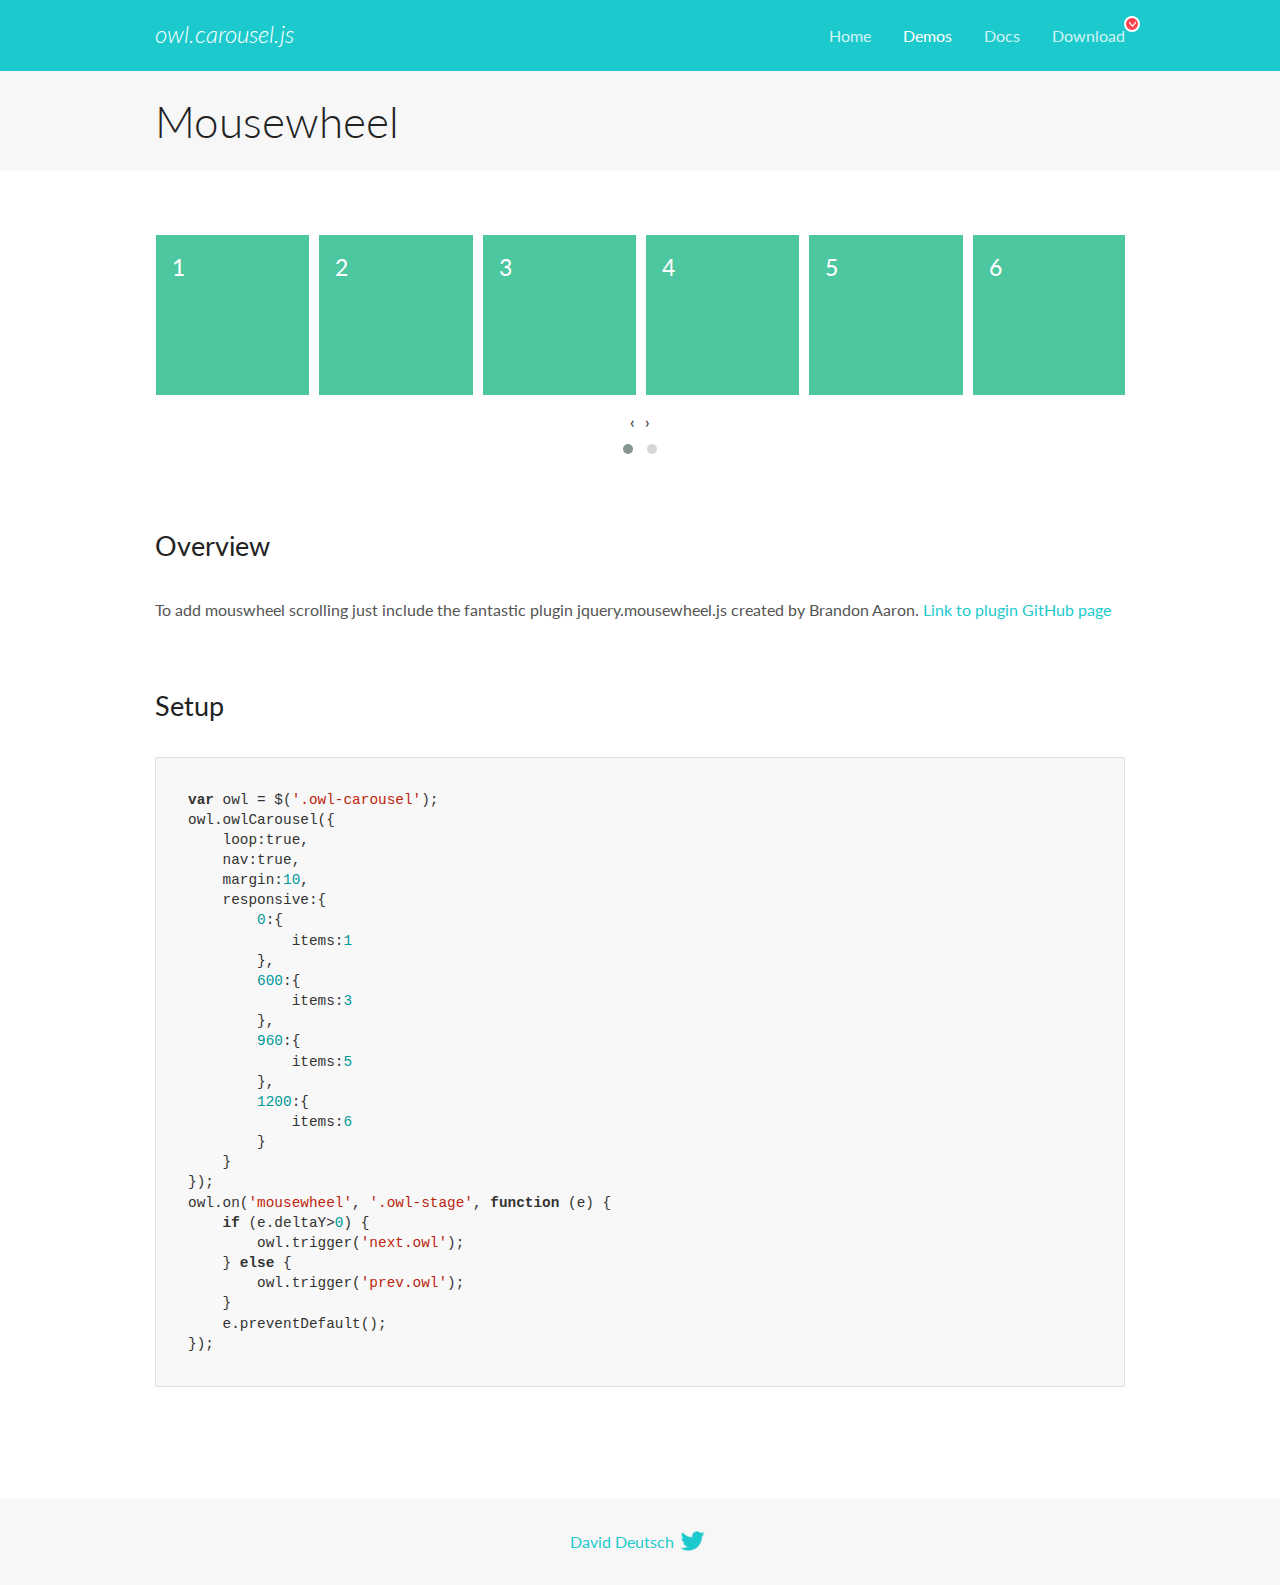
<file: assets/js/OwlCarousel2-2.3.4/docs/demos/mousewheel.html>
<!DOCTYPE html>
<html lang="en">
  <head>

    <!-- head -->
    <meta charset="utf-8">
    <meta name="msapplication-tap-highlight" content="no" />
    <meta name="viewport" content="width=device-width, initial-scale=1.0" />
    <meta name="description" content="Mousewheel usage demo">
    <meta name="author" content="David Deutsch">
    <title>
      Mousewheel Demo | Owl Carousel | 2.3.4
    </title>

    <!-- Stylesheets -->
    <link href='https://fonts.googleapis.com/css?family=Lato:300,400,700,400italic,300italic' rel='stylesheet' type='text/css'>
    <link rel="stylesheet" href="../assets/css/docs.theme.min.css">

    <!-- Owl Stylesheets -->
    <link rel="stylesheet" href="../assets/owlcarousel/assets/owl.carousel.min.css">
    <link rel="stylesheet" href="../assets/owlcarousel/assets/owl.theme.default.min.css">

    <!-- HTML5 shim and Respond.js IE8 support of HTML5 elements and media queries -->

    <!--[if lt IE 9]>
      <script src="https://oss.maxcdn.com/libs/html5shiv/3.7.0/html5shiv.js"></script>
      <script src="https://oss.maxcdn.com/libs/respond.js/1.3.0/respond.min.js"></script>
    <![endif]-->

    <!-- Favicons -->
    <link rel="apple-touch-icon-precomposed" sizes="144x144" href="../assets/ico/apple-touch-icon-144-precomposed.png">
    <link rel="shortcut icon" href="../assets/ico/favicon.png">
    <link rel="shortcut icon" href="favicon.ico">

    <!-- Yeah i know js should not be in header. Its required for demos.-->

    <!-- javascript -->
    <script src="../assets/vendors/jquery.min.js"></script>
    <script src="../assets/owlcarousel/owl.carousel.js"></script>
  </head>
  <body>

    <!-- header -->
    <header class="header">
      <div class="row">
        <div class="large-12 columns">
          <div class="brand left">
            <h3>
              <a href="/OwlCarousel2/">owl.carousel.js</a> 
            </h3>
          </div>
          <a id="toggle-nav" class="right">
            <span></span> <span></span> <span></span> 
          </a> 
          <div class="nav-bar">
            <ul class="clearfix">
              <li> <a href="/OwlCarousel2/index.html">Home</a>  </li>
              <li class="active">
                <a href="/OwlCarousel2/demos/demos.html">Demos</a> 
              </li>
              <li> <a href="/OwlCarousel2/docs/started-welcome.html">Docs</a>  </li>
              <li>
                <a href="https://github.com/OwlCarousel2/OwlCarousel2/archive/2.3.4.zip">Download</a> 
                <span class="download"></span> 
              </li>
            </ul>
          </div>
        </div>
      </div>
    </header>

    <!-- title -->
    <section class="title">
      <div class="row">
        <div class="large-12 columns">
          <h1>Mousewheel</h1>
        </div>
      </div>
    </section>

    <!--  Demos -->
    <section id="demos">
      <div class="row">
        <div class="large-12 columns">
          <div class="owl-carousel owl-theme">
            <div class="item">
              <h4>1</h4>
            </div>
            <div class="item">
              <h4>2</h4>
            </div>
            <div class="item">
              <h4>3</h4>
            </div>
            <div class="item">
              <h4>4</h4>
            </div>
            <div class="item">
              <h4>5</h4>
            </div>
            <div class="item">
              <h4>6</h4>
            </div>
            <div class="item">
              <h4>7</h4>
            </div>
            <div class="item">
              <h4>8</h4>
            </div>
            <div class="item">
              <h4>9</h4>
            </div>
            <div class="item">
              <h4>10</h4>
            </div>
            <div class="item">
              <h4>11</h4>
            </div>
            <div class="item">
              <h4>12</h4>
            </div>
          </div>
          <h3 id="overview">Overview</h3>
          <p>To add mouswheel scrolling just include the fantastic plugin jquery.mousewheel.js created by Brandon Aaron.
            <a href="https://github.com/brandonaaron/jquery-mousewheel">Link to plugin GitHub page</a> 
          </p>
          <h3 id="setup">Setup</h3>
          <pre><code>var owl = $(&#39;.owl-carousel&#39;);
owl.owlCarousel({
    loop:true,
    nav:true,
    margin:10,
    responsive:{
        0:{
            items:1
        },
        600:{
            items:3
        },            
        960:{
            items:5
        },
        1200:{
            items:6
        }
    }
});
owl.on(&#39;mousewheel&#39;, &#39;.owl-stage&#39;, function (e) {
    if (e.deltaY&gt;0) {
        owl.trigger(&#39;next.owl&#39;);
    } else {
        owl.trigger(&#39;prev.owl&#39;);
    }
    e.preventDefault();
});</code></pre>
          <script src="../assets/vendors/jquery.mousewheel.min.js"></script>
          <script>
            $(document).ready(function() {
              var owl = $('.owl-carousel');
              owl.owlCarousel({
                loop: true,
                nav: true,
                margin: 10,
                responsive: {
                  0: {
                    items: 1
                  },
                  600: {
                    items: 3
                  },
                  960: {
                    items: 5
                  },
                  1200: {
                    items: 6
                  }
                }
              });
              owl.on('mousewheel', '.owl-stage', function(e) {
                if (e.deltaY > 0) {
                  owl.trigger('next.owl');
                } else {
                  owl.trigger('prev.owl');
                }
                e.preventDefault();
              });
            })
          </script>
        </div>
      </div>
    </section>

    <!-- footer -->
    <footer class="footer">
      <div class="row">
        <div class="large-12 columns">
          <h5>
            <a href="/OwlCarousel2/docs/support-contact.html">David Deutsch</a> 
            <a id="custom-tweet-button" href="https://twitter.com/share?url=https://github.com/OwlCarousel2/OwlCarousel2&text=Owl Carousel - This is so awesome! " target="_blank"></a> 
          </h5>
        </div>
      </div>
    </footer>

    <!-- vendors -->
    <script src="../assets/vendors/highlight.js"></script>
    <script src="../assets/js/app.js"></script>
  </body>
</html>
</file>
